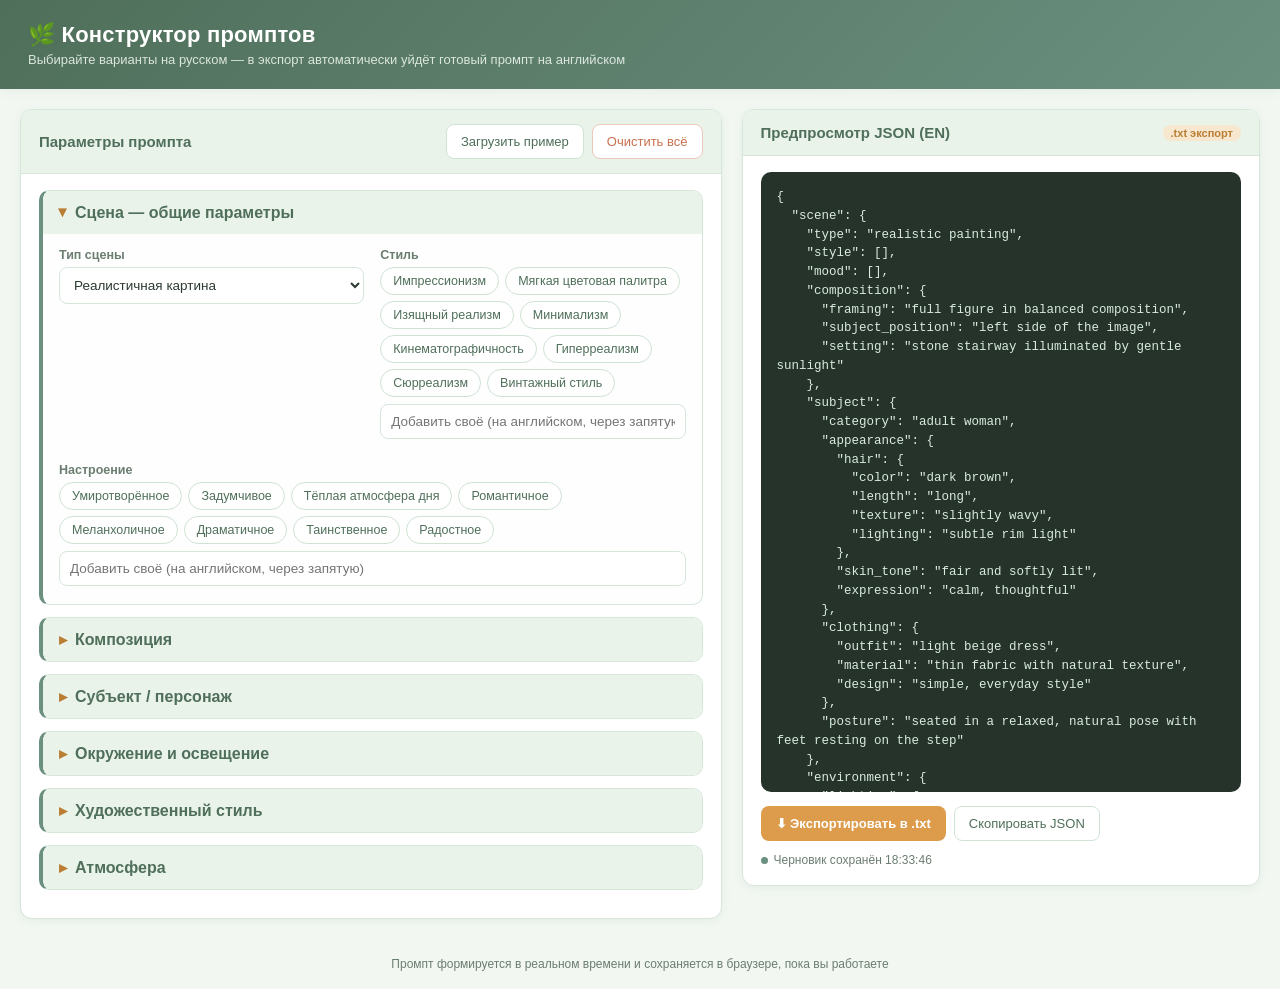
<file: index.html>
<!DOCTYPE html>
<html lang="ru">
<head>
<meta charset="UTF-8">
<meta name="viewport" content="width=device-width, initial-scale=1.0">
<title>Конструктор промптов</title>
<style>
  :root{
    --bg: #f2f7f2;
    --surface: #ffffff;
    --surface-soft: #eaf3ea;
    --border: #d6e6d9;
    --text: #2c3a30;
    --text-muted: #6b7d70;
    --primary: #6b9080;
    --primary-dark: #4f6f5a;
    --primary-light: #cfe3d4;
    --accent: #dd9c4c;
    --accent-dark: #b97e34;
    --accent-soft: #f7e7cf;
    --danger: #c9714f;
    --radius: 12px;
    --shadow: 0 2px 10px rgba(79, 111, 90, 0.08);
  }
  *{ box-sizing: border-box; }
  body{
    margin:0;
    font-family: "Segoe UI", "PT Sans", Arial, sans-serif;
    background: var(--bg);
    color: var(--text);
    min-height:100vh;
    padding: 0;
  }
  header{
    background: linear-gradient(135deg, var(--primary-dark), var(--primary));
    color:#fff;
    padding: 22px 28px;
    box-shadow: var(--shadow);
  }
  header h1{
    margin:0 0 4px 0;
    font-size: 22px;
    font-weight: 600;
    letter-spacing: 0.2px;
  }
  header p{
    margin:0;
    font-size: 13px;
    color: #eaf3ea;
    opacity: 0.9;
  }
  .layout{
    display:grid;
    grid-template-columns: 1.15fr 0.85fr;
    gap: 20px;
    padding: 20px;
    max-width: 1400px;
    margin: 0 auto;
    align-items: start;
  }
  @media (max-width: 900px){
    .layout{ grid-template-columns: 1fr; }
  }
  .panel{
    background: var(--surface);
    border-radius: var(--radius);
    box-shadow: var(--shadow);
    border: 1px solid var(--border);
    overflow: hidden;
  }
  .panel-header{
    padding: 14px 18px;
    background: var(--surface-soft);
    border-bottom: 1px solid var(--border);
    display:flex;
    justify-content: space-between;
    align-items:center;
    gap: 10px;
    flex-wrap: wrap;
  }
  .panel-header h2{
    margin:0;
    font-size: 15px;
    color: var(--primary-dark);
  }
  .panel-body{ padding: 16px 18px; }
  .toolbar{ display:flex; gap:8px; flex-wrap: wrap; }
  button{
    font-family: inherit;
    font-size: 13px;
    border-radius: 8px;
    border: 1px solid transparent;
    padding: 9px 14px;
    cursor: pointer;
    transition: filter 0.15s ease, transform 0.05s ease;
  }
  button:active{ transform: translateY(1px); }
  .btn-primary{
    background: var(--accent);
    color: #fff;
    font-weight: 600;
  }
  .btn-primary:hover{ filter: brightness(1.05); }
  .btn-secondary{
    background: var(--surface);
    color: var(--primary-dark);
    border: 1px solid var(--primary-light);
  }
  .btn-secondary:hover{ background: var(--surface-soft); }
  .btn-danger{
    background: var(--surface);
    color: var(--danger);
    border: 1px solid #ecc9b8;
  }
  .btn-danger:hover{ background: #fbf1ec; }

  details.section{
    border: 1px solid var(--border);
    border-left: 4px solid var(--primary);
    border-radius: 10px;
    margin-bottom: 12px;
    background: #fbfdfb;
    overflow: hidden;
  }
  details.section[open]{ background: #fdfefd; }
  details.section summary{
    cursor: pointer;
    list-style: none;
    padding: 12px 16px;
    font-weight: 600;
    color: var(--primary-dark);
    display:flex;
    align-items:center;
    gap: 8px;
    background: var(--surface-soft);
  }
  details.section summary::-webkit-details-marker{ display:none; }
  details.section summary::before{
    content: "▸";
    display:inline-block;
    transition: transform 0.15s ease;
    color: var(--accent-dark);
  }
  details.section[open] summary::before{ transform: rotate(90deg); }

  .section-body{ padding: 14px 16px 6px 16px; }
  .field-grid{
    display:grid;
    grid-template-columns: 1fr 1fr;
    gap: 12px 16px;
  }
  @media (max-width: 560px){
    .field-grid{ grid-template-columns: 1fr; }
  }
  .field{ display:flex; flex-direction: column; gap: 5px; margin-bottom: 12px; }
  .field.full{ grid-column: 1 / -1; }
  label{
    font-size: 12.5px;
    color: var(--text-muted);
    font-weight: 600;
  }
  label .hint{ font-weight: 400; color: #92a397; }
  input[type="text"], textarea, select{
    font-family: inherit;
    font-size: 13.5px;
    padding: 9px 10px;
    border-radius: 8px;
    border: 1px solid var(--border);
    background: #fff;
    color: var(--text);
    outline: none;
  }
  select{ cursor: pointer; }
  input[type="text"]:focus, textarea:focus, select:focus{
    border-color: var(--primary);
    box-shadow: 0 0 0 3px rgba(107, 144, 128, 0.15);
  }
  textarea{ resize: vertical; min-height: 40px; }
  .custom-input{ margin-top: 2px; }
  .en-tag{
    font-size: 11px;
    color: #92a397;
    font-weight: 400;
    font-style: italic;
  }

  .chips{
    display:flex;
    flex-wrap: wrap;
    gap: 6px;
  }
  .chip{
    font-family: inherit;
    font-size: 12.5px;
    padding: 6px 12px;
    border-radius: 20px;
    border: 1px solid var(--primary-light);
    background: #fff;
    color: var(--primary-dark);
    cursor: pointer;
    transition: all 0.12s ease;
  }
  .chip:hover{ background: var(--surface-soft); }
  .chip.selected{
    background: var(--primary);
    border-color: var(--primary);
    color: #fff;
    font-weight: 600;
  }

  pre#jsonPreview{
    background: #26332b;
    color: #d8ecdc;
    border-radius: 10px;
    padding: 16px;
    font-size: 12.5px;
    line-height: 1.5;
    max-height: 620px;
    overflow: auto;
    white-space: pre-wrap;
    word-break: break-word;
    margin: 0;
  }
  .status{
    font-size: 12px;
    color: var(--text-muted);
    display:flex;
    align-items:center;
    gap: 6px;
    min-height: 18px;
  }
  .status .dot{
    width:7px; height:7px; border-radius:50%;
    background: var(--primary);
  }
  .sticky-actions{
    position: sticky;
    top: 20px;
  }
  .badge{
    display:inline-block;
    background: var(--accent-soft);
    color: var(--accent-dark);
    font-size: 11px;
    padding: 2px 8px;
    border-radius: 20px;
    font-weight: 600;
  }
  footer{
    text-align:center;
    color: var(--text-muted);
    font-size: 12px;
    padding: 18px;
  }
</style>
</head>
<body>

<header>
  <h1>🌿 Конструктор промптов</h1>
  <p>Выбирайте варианты на русском — в экспорт автоматически уйдёт готовый промпт на английском</p>
</header>

<div class="layout">

  <!-- ЛЕВАЯ ПАНЕЛЬ: ФОРМА -->
  <div class="panel">
    <div class="panel-header">
      <h2>Параметры промпта</h2>
      <div class="toolbar">
        <button class="btn-secondary" id="loadExampleBtn" type="button">Загрузить пример</button>
        <button class="btn-danger" id="clearBtn" type="button">Очистить всё</button>
      </div>
    </div>
    <div class="panel-body" id="formRoot"></div>
  </div>

  <!-- ПРАВАЯ ПАНЕЛЬ: ПРЕВЬЮ И ЭКСПОРТ -->
  <div class="panel sticky-actions">
    <div class="panel-header">
      <h2>Предпросмотр JSON (EN)</h2>
      <span class="badge">.txt экспорт</span>
    </div>
    <div class="panel-body">
      <pre id="jsonPreview">{}</pre>
      <div style="height:14px"></div>
      <div class="toolbar" style="margin-bottom:10px;">
        <button class="btn-primary" id="exportBtn" type="button">⬇ Экспортировать в .txt</button>
        <button class="btn-secondary" id="copyBtn" type="button">Скопировать JSON</button>
      </div>
      <div class="status"><span class="dot"></span><span id="statusText">Черновик сохраняется автоматически</span></div>
    </div>
  </div>

</div>

<footer>Промпт формируется в реальном времени и сохраняется в браузере, пока вы работаете</footer>

<script>
  const STORAGE_KEY = "prompt_maker_draft_v2";
  const CUSTOM_VALUE = "__custom__";

  // ---------- Словари: [русский вариант, английское значение] ----------
  const OPT = {
    type: [
      ["Реалистичная картина", "realistic painting"],
      ["Фотореалистичное фото", "photorealistic photograph"],
      ["Цифровая иллюстрация", "digital illustration"],
      ["Концепт-арт", "concept art"],
      ["Акварельная живопись", "watercolor painting"],
      ["Аниме-иллюстрация", "anime illustration"],
      ["Чёрно-белая фотография", "black and white photograph"]
    ],
    style: [
      ["Импрессионизм", "impressionistic"],
      ["Мягкая цветовая палитра", "soft color palette"],
      ["Изящный реализм", "fine art realism"],
      ["Минимализм", "minimalist"],
      ["Кинематографичность", "cinematic"],
      ["Гиперреализм", "hyperrealistic"],
      ["Сюрреализм", "surrealistic"],
      ["Винтажный стиль", "vintage style"]
    ],
    mood: [
      ["Умиротворённое", "serene"],
      ["Задумчивое", "reflective"],
      ["Тёплая атмосфера дня", "warm afternoon atmosphere"],
      ["Романтичное", "romantic"],
      ["Меланхоличное", "melancholic"],
      ["Драматичное", "dramatic"],
      ["Таинственное", "mysterious"],
      ["Радостное", "joyful"]
    ],
    comp_framing: [
      ["Фигура целиком, сбалансированная композиция", "full figure in balanced composition"],
      ["Крупный портретный план", "close-up portrait"],
      ["Погрудный план", "medium shot, waist-up"],
      ["Широкий общий план", "wide establishing shot"],
      ["Вид с высоты птичьего полёта", "bird's-eye view"]
    ],
    comp_position: [
      ["Слева на изображении", "left side of the image"],
      ["Справа на изображении", "right side of the image"],
      ["По центру", "centered in the image"],
      ["На заднем плане", "in the background"]
    ],
    comp_setting: [
      ["Каменная лестница в мягком солнечном свете", "stone stairway illuminated by gentle sunlight"],
      ["Городская улица на закате", "city street at sunset"],
      ["Лесная тропа", "forest path"],
      ["Морской берег", "seaside shore"],
      ["Уютная комната у окна", "cozy room by the window"],
      ["Городская крыша ночью", "city rooftop at night"]
    ],
    subj_category: [
      ["Взрослая женщина", "adult woman"],
      ["Взрослый мужчина", "adult man"],
      ["Молодая девушка", "young girl"],
      ["Пожилой человек", "elderly person"],
      ["Ребёнок", "child"]
    ],
    subj_posture: [
      ["Сидит в расслабленной естественной позе", "seated in a relaxed, natural pose with feet resting on the step"],
      ["Стоит уверенно", "standing confidently"],
      ["Идёт неспешно", "walking leisurely"],
      ["Облокотившись на перила", "leaning against a railing"]
    ],
    hair_color: [
      ["Тёмно-каштановые", "dark brown"],
      ["Чёрные", "black"],
      ["Русые", "light brown"],
      ["Светлые (блонд)", "blonde"],
      ["Рыжие", "red/ginger"],
      ["Седые", "gray/silver"]
    ],
    hair_length: [
      ["Длинные", "long"],
      ["Средней длины", "medium length"],
      ["Короткие", "short"]
    ],
    hair_texture: [
      ["Слегка волнистые", "slightly wavy"],
      ["Прямые", "straight"],
      ["Кудрявые", "curly"],
      ["Волнистые", "wavy"]
    ],
    hair_lighting: [
      ["Мягкий контровый свет", "subtle rim light"],
      ["Яркий контровый свет", "strong rim light"],
      ["Рассеянный свет", "diffused light"]
    ],
    skin_tone: [
      ["Светлая, мягко освещённая", "fair and softly lit"],
      ["Смуглая", "tanned skin"],
      ["Оливковая", "olive skin tone"],
      ["Тёмная", "dark skin tone"]
    ],
    expression: [
      ["Спокойное, задумчивое", "calm, thoughtful"],
      ["Улыбающееся", "smiling"],
      ["Серьёзное", "serious"],
      ["Мечтательное", "dreamy"]
    ],
    outfit: [
      ["Лёгкое бежевое платье", "light beige dress"],
      ["Повседневная одежда", "casual everyday clothing"],
      ["Элегантный костюм", "elegant suit"],
      ["Летнее платье", "summer dress"]
    ],
    material: [
      ["Тонкая ткань с естественной текстурой", "thin fabric with natural texture"],
      ["Хлопок", "cotton fabric"],
      ["Шёлк", "silk fabric"],
      ["Лён", "linen fabric"]
    ],
    design: [
      ["Простой повседневный стиль", "simple, everyday style"],
      ["Элегантный стиль", "elegant style"],
      ["Богемный стиль", "bohemian style"]
    ],
    light_source: [
      ["Естественный солнечный свет", "natural sunlight"],
      ["Искусственное освещение", "artificial lighting"],
      ["Свет свечи", "candlelight"],
      ["Лунный свет", "moonlight"]
    ],
    light_temp: [
      ["Тёплый золотистый оттенок", "warm golden hue"],
      ["Холодный синеватый оттенок", "cool bluish hue"],
      ["Нейтральный дневной свет", "neutral daylight"]
    ],
    time_of_day: [
      ["Позднее послеобеденное время", "late afternoon"],
      ["Рассвет", "sunrise"],
      ["Полдень", "midday"],
      ["Закат", "sunset"],
      ["Ночь", "night"]
    ],
    light_details: [
      ["Мягкий контровый свет", "soft rim lighting"],
      ["Плавные градиенты тени", "gentle gradients of shadow"],
      ["Световые блики", "light flares"],
      ["Лёгкая дымка", "soft haze"]
    ],
    bg_structure: [
      ["Текстурные каменные ступени", "textured stone steps"],
      ["Кирпичная стена", "brick wall"],
      ["Деревянный забор", "wooden fence"],
      ["Городской пейзаж", "urban cityscape"]
    ],
    bg_depth: [
      ["Плавное растворение в свете фона", "gradual fade into background light"],
      ["Сильное размытие фона (боке)", "strong background blur (bokeh)"],
      ["Чёткий, детализированный фон", "sharply defined background"]
    ],
    bg_tones: [
      ["Бежевый", "beige"],
      ["Тёплый серый", "warm gray"],
      ["Мягкий песочный", "soft tan"],
      ["Тёмно-зелёный", "deep green"],
      ["Пастельно-голубой", "pastel blue"]
    ],
    brushwork: [
      ["Импрессионистичные, мягкие переходы", "impressionistic, soft transitions"],
      ["Чёткие, детализированные мазки", "sharp detailed brushstrokes"],
      ["Экспрессивные широкие мазки", "expressive broad strokes"]
    ],
    medium: [
      ["Масло на холсте", "oil on canvas"],
      ["Акварель на бумаге", "watercolor on paper"],
      ["Цифровая живопись", "digital painting"],
      ["Пастель на бумаге", "pastel on paper"]
    ],
    focus: [
      ["Взаимодействие света и атмосферы", "interaction of light and atmosphere"],
      ["Эмоциональное выражение персонажа", "emotional expression of the subject"],
      ["Детали текстуры", "texture details"]
    ],
    palette: [
      ["Приглушённое золото", "muted gold"],
      ["Тёплые земляные тона", "warm earth tones"],
      ["Мягкие бежевые блики", "soft beige highlights"],
      ["Холодные синие тона", "cool blue tones"],
      ["Насыщенные красные акценты", "rich red accents"]
    ],
    atm_tone: [
      ["Спокойное наблюдение", "peaceful observation"],
      ["Напряжённое ожидание", "tense anticipation"],
      ["Ностальгическое настроение", "nostalgic feeling"]
    ],
    atm_intent: [
      ["Запечатлеть момент", "capture"],
      ["Рассказать историю", "narrate a story"],
      ["Вызвать эмоцию", "evoke emotion"]
    ]
  };

  // ---------- Конфигурация секций и полей ----------
  const SECTIONS = [
    { title: "Сцена — общие параметры", open: true, fields: [
      { id: "type", label: "Тип сцены", kind: "select" },
      { id: "style", label: "Стиль", kind: "chips" },
      { id: "mood", label: "Настроение", kind: "chips", full: true }
    ]},
    { title: "Композиция", fields: [
      { id: "comp_framing", label: "Кадрирование" },
      { id: "comp_position", label: "Положение объекта" },
      { id: "comp_setting", label: "Место действия", kind: "select", full: true }
    ]},
    { title: "Субъект / персонаж", fields: [
      { id: "subj_category", label: "Категория" },
      { id: "subj_posture", label: "Поза" },
      { id: "hair_color", label: "Волосы — цвет" },
      { id: "hair_length", label: "Волосы — длина" },
      { id: "hair_texture", label: "Волосы — текстура" },
      { id: "hair_lighting", label: "Волосы — освещение" },
      { id: "skin_tone", label: "Тон кожи" },
      { id: "expression", label: "Выражение лица" },
      { id: "outfit", label: "Одежда — образ" },
      { id: "material", label: "Одежда — материал" },
      { id: "design", label: "Одежда — дизайн", full: true }
    ]},
    { title: "Окружение и освещение", fields: [
      { id: "light_source", label: "Источник света" },
      { id: "light_temp", label: "Цветовая температура" },
      { id: "time_of_day", label: "Время суток" },
      { id: "light_details", label: "Детали света", kind: "chips" },
      { id: "bg_structure", label: "Фон — структура" },
      { id: "bg_depth", label: "Фон — глубина" },
      { id: "bg_tones", label: "Фон — оттенки", kind: "chips", full: true }
    ]},
    { title: "Художественный стиль", fields: [
      { id: "brushwork", label: "Техника мазка" },
      { id: "medium", label: "Материал (medium)" },
      { id: "focus", label: "Фокус" },
      { id: "palette", label: "Палитра", kind: "chips" }
    ]},
    { title: "Атмосфера", fields: [
      { id: "atm_tone", label: "Тональность" },
      { id: "atm_intent", label: "Замысел" }
    ]}
  ];

  const selectFieldIds = [];
  const chipFieldIds = [];

  function el(tag, props, children){
    const node = document.createElement(tag);
    if(props){
      Object.keys(props).forEach(k => {
        if(k === "class") node.className = props[k];
        else if(k === "text") node.textContent = props[k];
        else node.setAttribute(k, props[k]);
      });
    }
    (children || []).forEach(c => node.appendChild(c));
    return node;
  }

  function buildSelectField(field){
    const options = OPT[field.id];
    selectFieldIds.push(field.id);

    const select = el("select", { id: field.id });
    options.forEach(([ru, en]) => {
      select.appendChild(el("option", { value: en, text: ru }));
    });
    select.appendChild(el("option", { value: CUSTOM_VALUE, text: "Другое (свой вариант)" }));

    const customInput = el("input", {
      type: "text", id: field.id + "_custom", class: "custom-input",
      placeholder: "Введите значение на английском", style: "display:none"
    });

    select.addEventListener("change", () => {
      customInput.style.display = select.value === CUSTOM_VALUE ? "block" : "none";
      updatePreview();
    });
    customInput.addEventListener("input", updatePreview);

    const wrap = el("div", { class: "field" + (field.full ? " full" : "") }, [
      el("label", { text: field.label }),
      select,
      customInput
    ]);
    return wrap;
  }

  function buildChipsField(field){
    const options = OPT[field.id];
    chipFieldIds.push(field.id);

    const chipsBox = el("div", { class: "chips", id: field.id + "_chips" });
    options.forEach(([ru, en]) => {
      const chip = el("button", { type: "button", class: "chip", "data-en": en, text: ru });
      chip.addEventListener("click", () => {
        chip.classList.toggle("selected");
        updatePreview();
      });
      chipsBox.appendChild(chip);
    });

    const customInput = el("input", {
      type: "text", id: field.id + "_custom", class: "custom-input",
      placeholder: "Добавить своё (на английском, через запятую)"
    });
    customInput.addEventListener("input", updatePreview);

    const wrap = el("div", { class: "field" + (field.full ? " full" : "") }, [
      el("label", { text: field.label }),
      chipsBox,
      customInput
    ]);
    return wrap;
  }

  function renderForm(){
    const root = document.getElementById("formRoot");
    SECTIONS.forEach(section => {
      const grid = el("div", { class: "field-grid" });
      section.fields.forEach(field => {
        const kind = field.kind || "select";
        grid.appendChild(kind === "chips" ? buildChipsField(field) : buildSelectField(field));
      });
      const details = el("details", { class: "section" }, [
        el("summary", { text: section.title }),
        el("div", { class: "section-body" }, [grid])
      ]);
      if(section.open) details.setAttribute("open", "");
      root.appendChild(details);
    });
  }

  // ---------- Чтение значений ----------
  function getSelectValue(id){
    const select = document.getElementById(id);
    if(select.value === CUSTOM_VALUE){
      return document.getElementById(id + "_custom").value.trim();
    }
    return select.value;
  }

  function getChipsValue(id){
    const chips = document.querySelectorAll("#" + id + "_chips .chip.selected");
    const values = Array.from(chips).map(c => c.getAttribute("data-en"));
    const customRaw = document.getElementById(id + "_custom").value.trim();
    if(customRaw){
      customRaw.split(",").map(s => s.trim()).filter(Boolean).forEach(v => values.push(v));
    }
    return values;
  }

  function buildPrompt(){
    const scene = {
      type: getSelectValue("type"),
      style: getChipsValue("style"),
      mood: getChipsValue("mood"),
      composition: {
        framing: getSelectValue("comp_framing"),
        subject_position: getSelectValue("comp_position"),
        setting: getSelectValue("comp_setting")
      },
      subject: {
        category: getSelectValue("subj_category"),
        appearance: {
          hair: {
            color: getSelectValue("hair_color"),
            length: getSelectValue("hair_length"),
            texture: getSelectValue("hair_texture"),
            lighting: getSelectValue("hair_lighting")
          },
          skin_tone: getSelectValue("skin_tone"),
          expression: getSelectValue("expression")
        },
        clothing: {
          outfit: getSelectValue("outfit"),
          material: getSelectValue("material"),
          design: getSelectValue("design")
        },
        posture: getSelectValue("subj_posture")
      },
      environment: {
        lighting: {
          source: getSelectValue("light_source"),
          color_temperature: getSelectValue("light_temp"),
          time_of_day: getSelectValue("time_of_day"),
          details: getChipsValue("light_details")
        },
        background: {
          structure: getSelectValue("bg_structure"),
          tones: getChipsValue("bg_tones"),
          depth: getSelectValue("bg_depth")
        }
      },
      artistry: {
        brushwork: getSelectValue("brushwork"),
        medium: getSelectValue("medium"),
        focus: getSelectValue("focus"),
        palette: getChipsValue("palette")
      },
      atmosphere: {
        tone: getSelectValue("atm_tone"),
        intent: getSelectValue("atm_intent")
      }
    };
    return { scene };
  }

  function updatePreview(){
    const data = buildPrompt();
    document.getElementById("jsonPreview").textContent = JSON.stringify(data, null, 2);
    saveDraft();
  }

  // ---------- Установка значений (для примера/черновика) ----------
  function setSelectByEnValue(id, enValue){
    const select = document.getElementById(id);
    const custom = document.getElementById(id + "_custom");
    const match = Array.from(select.options).find(o => o.value === enValue);
    if(match){
      select.value = enValue;
      custom.style.display = "none";
      custom.value = "";
    } else {
      select.value = CUSTOM_VALUE;
      custom.style.display = "block";
      custom.value = enValue || "";
    }
  }

  function setChipsByEnValues(id, enValues){
    const chips = document.querySelectorAll("#" + id + "_chips .chip");
    const known = new Set(Array.from(chips).map(c => c.getAttribute("data-en")));
    const leftover = [];
    chips.forEach(c => c.classList.remove("selected"));
    (enValues || []).forEach(v => {
      if(known.has(v)){
        Array.from(chips).find(c => c.getAttribute("data-en") === v).classList.add("selected");
      } else if(v){
        leftover.push(v);
      }
    });
    document.getElementById(id + "_custom").value = leftover.join(", ");
  }

  // ---------- Черновик в localStorage ----------
  function saveDraft(){
    const draft = { selects: {}, chips: {} };
    selectFieldIds.forEach(id => {
      draft.selects[id] = {
        value: document.getElementById(id).value,
        custom: document.getElementById(id + "_custom").value
      };
    });
    chipFieldIds.forEach(id => {
      const selected = Array.from(document.querySelectorAll("#" + id + "_chips .chip.selected"))
        .map(c => c.getAttribute("data-en"));
      draft.chips[id] = {
        selected: selected,
        custom: document.getElementById(id + "_custom").value
      };
    });
    try{
      localStorage.setItem(STORAGE_KEY, JSON.stringify(draft));
      document.getElementById("statusText").textContent = "Черновик сохранён " + new Date().toLocaleTimeString("ru-RU");
    }catch(e){
      document.getElementById("statusText").textContent = "Не удалось сохранить черновик";
    }
  }

  function loadDraft(){
    try{
      const raw = localStorage.getItem(STORAGE_KEY);
      if(!raw) return;
      const draft = JSON.parse(raw);
      selectFieldIds.forEach(id => {
        const saved = draft.selects && draft.selects[id];
        if(!saved) return;
        const select = document.getElementById(id);
        const custom = document.getElementById(id + "_custom");
        select.value = saved.value || "";
        custom.value = saved.custom || "";
        custom.style.display = select.value === CUSTOM_VALUE ? "block" : "none";
      });
      chipFieldIds.forEach(id => {
        const saved = draft.chips && draft.chips[id];
        if(!saved) return;
        document.querySelectorAll("#" + id + "_chips .chip").forEach(c => {
          c.classList.toggle("selected", saved.selected.includes(c.getAttribute("data-en")));
        });
        document.getElementById(id + "_custom").value = saved.custom || "";
      });
    }catch(e){ /* игнорируем повреждённый черновик */ }
  }

  // ---------- Пример из исходного файла ----------
  const exampleSelects = {
    type: "realistic painting",
    comp_framing: "full figure in balanced composition",
    comp_position: "left side of the image",
    comp_setting: "stone stairway illuminated by gentle sunlight",
    subj_category: "adult woman",
    subj_posture: "seated in a relaxed, natural pose with feet resting on the step",
    hair_color: "dark brown",
    hair_length: "long",
    hair_texture: "slightly wavy",
    hair_lighting: "subtle rim light",
    skin_tone: "fair and softly lit",
    expression: "calm, thoughtful",
    outfit: "light beige dress",
    material: "thin fabric with natural texture",
    design: "simple, everyday style",
    light_source: "natural sunlight",
    light_temp: "warm golden hue",
    time_of_day: "late afternoon",
    bg_structure: "textured stone steps",
    bg_depth: "gradual fade into background light",
    brushwork: "impressionistic, soft transitions",
    medium: "oil on canvas",
    focus: "interaction of light and atmosphere",
    atm_tone: "peaceful observation",
    atm_intent: "capture"
  };

  const exampleChips = {
    style: ["impressionistic", "soft color palette", "fine art realism"],
    mood: ["serene", "reflective", "warm afternoon atmosphere"],
    light_details: ["soft rim lighting", "gentle gradients of shadow"],
    bg_tones: ["beige", "warm gray", "soft tan"],
    palette: ["muted gold", "warm earth tones", "soft beige highlights"]
  };

  function loadExample(){
    selectFieldIds.forEach(id => setSelectByEnValue(id, exampleSelects[id] || ""));
    chipFieldIds.forEach(id => setChipsByEnValues(id, exampleChips[id] || []));
    updatePreview();
  }

  function clearAll(){
    selectFieldIds.forEach(id => {
      document.getElementById(id).value = OPT[id][0][1];
      const custom = document.getElementById(id + "_custom");
      custom.value = "";
      custom.style.display = "none";
    });
    chipFieldIds.forEach(id => {
      document.querySelectorAll("#" + id + "_chips .chip").forEach(c => c.classList.remove("selected"));
      document.getElementById(id + "_custom").value = "";
    });
    localStorage.removeItem(STORAGE_KEY);
    updatePreview();
  }

  // ---------- Инициализация ----------
  renderForm();

  document.getElementById("loadExampleBtn").addEventListener("click", loadExample);

  document.getElementById("clearBtn").addEventListener("click", () => {
    if(!confirm("Очистить все поля формы?")) return;
    clearAll();
  });

  document.getElementById("exportBtn").addEventListener("click", () => {
    const data = buildPrompt();
    const text = JSON.stringify(data, null, 2);
    const blob = new Blob([text], { type: "text/plain;charset=utf-8" });
    const url = URL.createObjectURL(blob);
    const a = document.createElement("a");
    a.href = url;
    a.download = "prompt.txt";
    document.body.appendChild(a);
    a.click();
    document.body.removeChild(a);
    URL.revokeObjectURL(url);
  });

  document.getElementById("copyBtn").addEventListener("click", async () => {
    const data = buildPrompt();
    const text = JSON.stringify(data, null, 2);
    try{
      await navigator.clipboard.writeText(text);
      document.getElementById("statusText").textContent = "JSON скопирован в буфер обмена";
    }catch(e){
      document.getElementById("statusText").textContent = "Не удалось скопировать — скопируйте вручную";
    }
  });

  loadDraft();
  updatePreview();
</script>

</body>
</html>
</file>
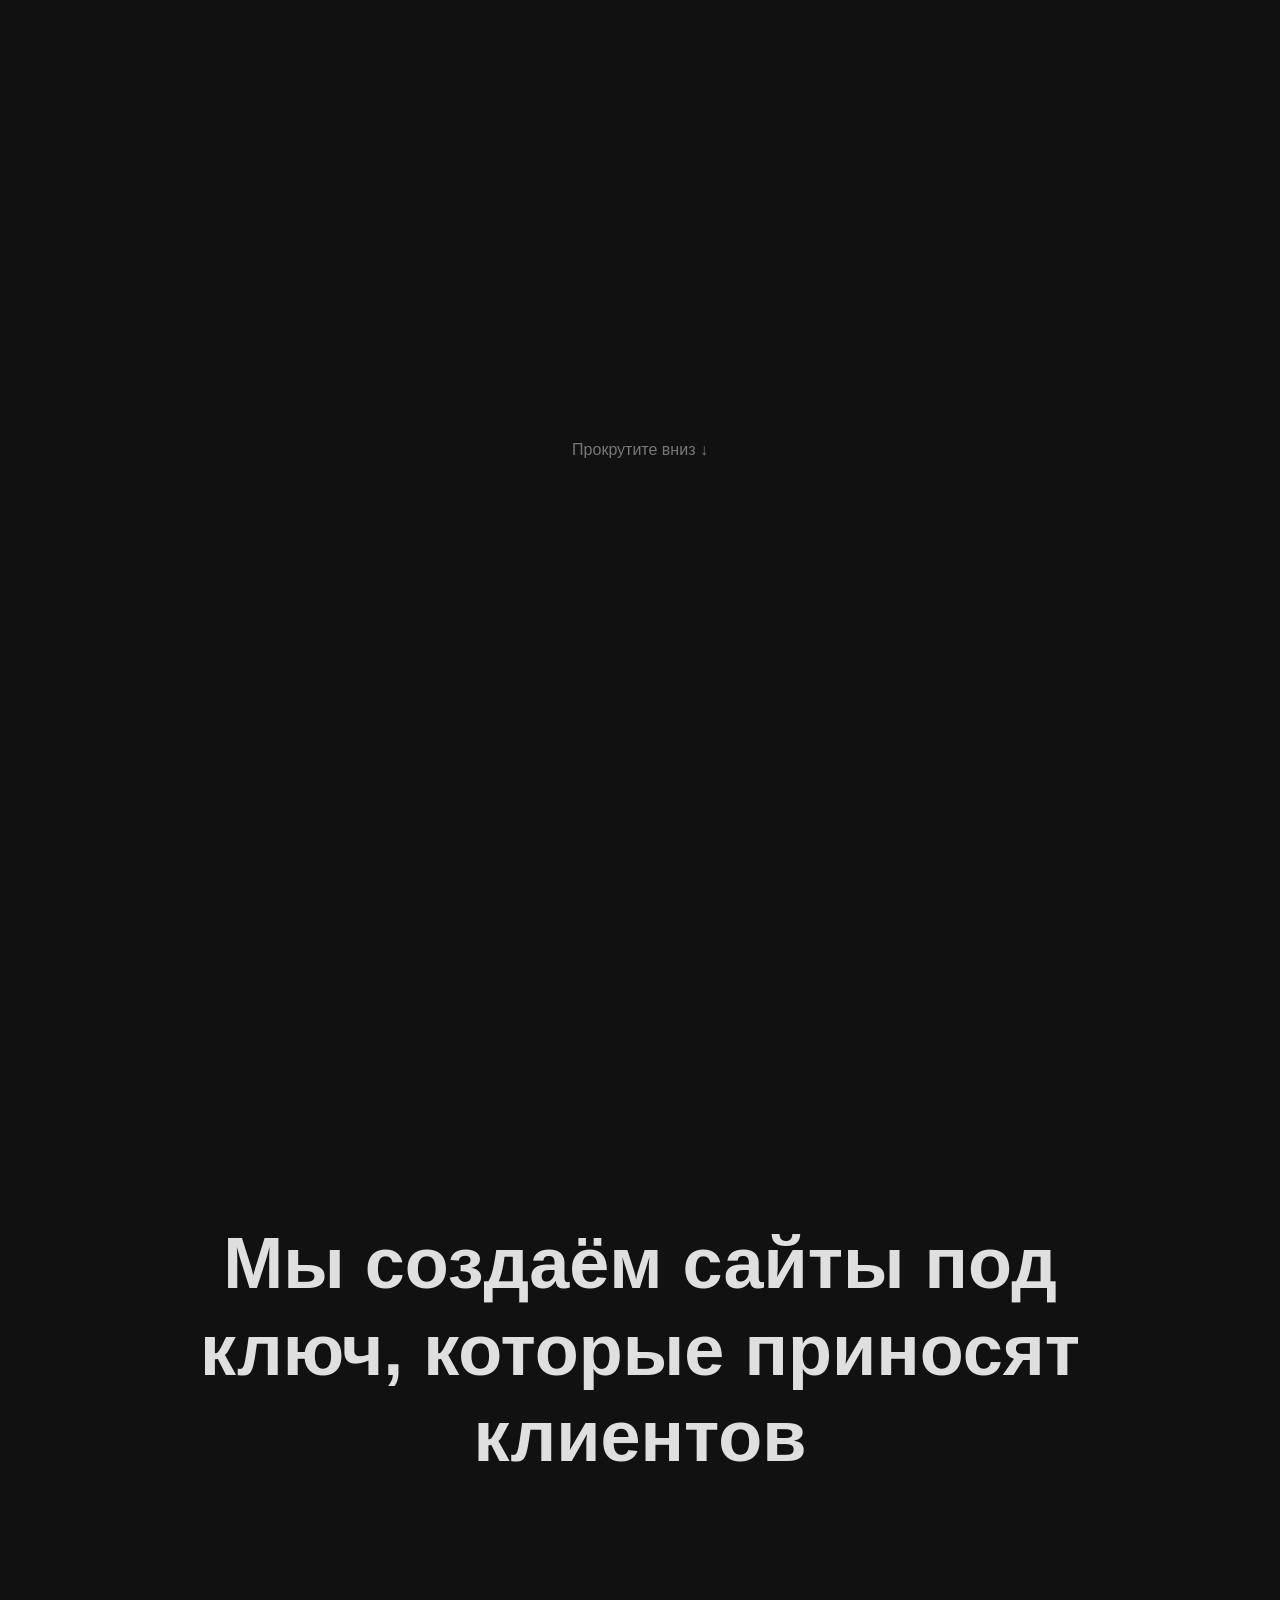
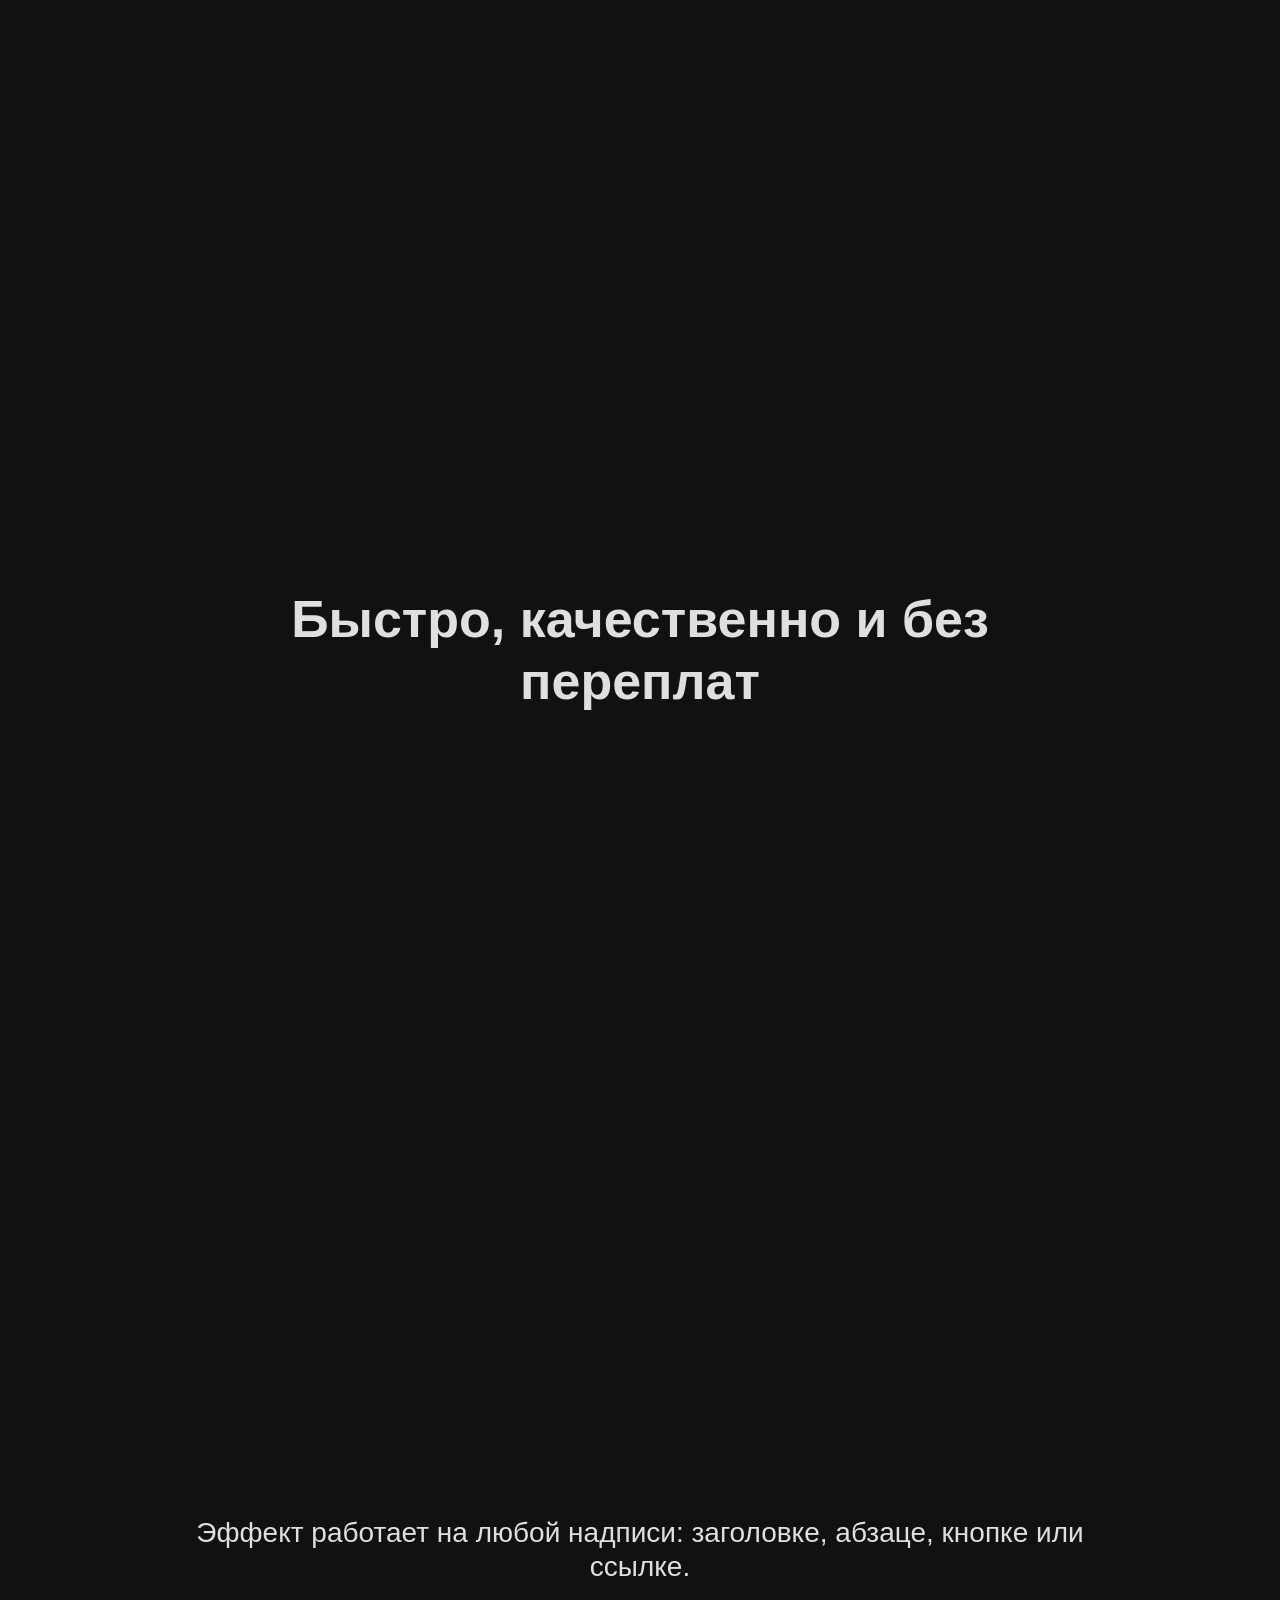
<file: letter-highlight/index.html>
<!DOCTYPE html>
<html lang="ru">
<head>
  <meta charset="UTF-8">
  <meta name="viewport" content="width=device-width, initial-scale=1.0">
  <title>Подсветка текста по буквам</title>
  <link rel="stylesheet" href="style.css">
</head>
<body>

  <!--
    КАК ПОЛЬЗОВАТЬСЯ:
    1. Добавьте класс js-letters любому элементу с текстом (h1, h2, p, a, div, span...).
    2. Слово или фразу, которые должны стать красными, оберните в <span class="accent">...</span>.
    3. Скорость можно задать отдельно для элемента атрибутом data-letter-delay="80" (мс между буквами).
       Если атрибута нет — берётся общая скорость из script.js (LETTER_DELAY).
  -->

  <section class="spacer">
    <p>Прокрутите вниз ↓</p>
  </section>

  <!-- Пример 1: заголовок, красное — целая фраза -->
  <section class="block">
    <h1 class="js-letters">
      Мы создаём сайты <span class="accent">под ключ</span>, которые приносят клиентов
    </h1>
  </section>

  <!-- Пример 2: несколько выделенных слов и своя скорость для этого элемента -->
  <section class="block">
    <h2 class="js-letters" data-letter-delay="30">
      <span class="accent">Быстро</span>, качественно и <span class="accent">без переплат</span>
    </h2>
  </section>

  <!-- Пример 3: обычный абзац без красных слов -->
  <section class="block">
    <p class="js-letters text">
      Эффект работает на любой надписи: заголовке, абзаце, кнопке или ссылке.
    </p>
  </section>

  <section class="spacer"></section>

  <script src="script.js"></script>
</body>
</html>
</file>
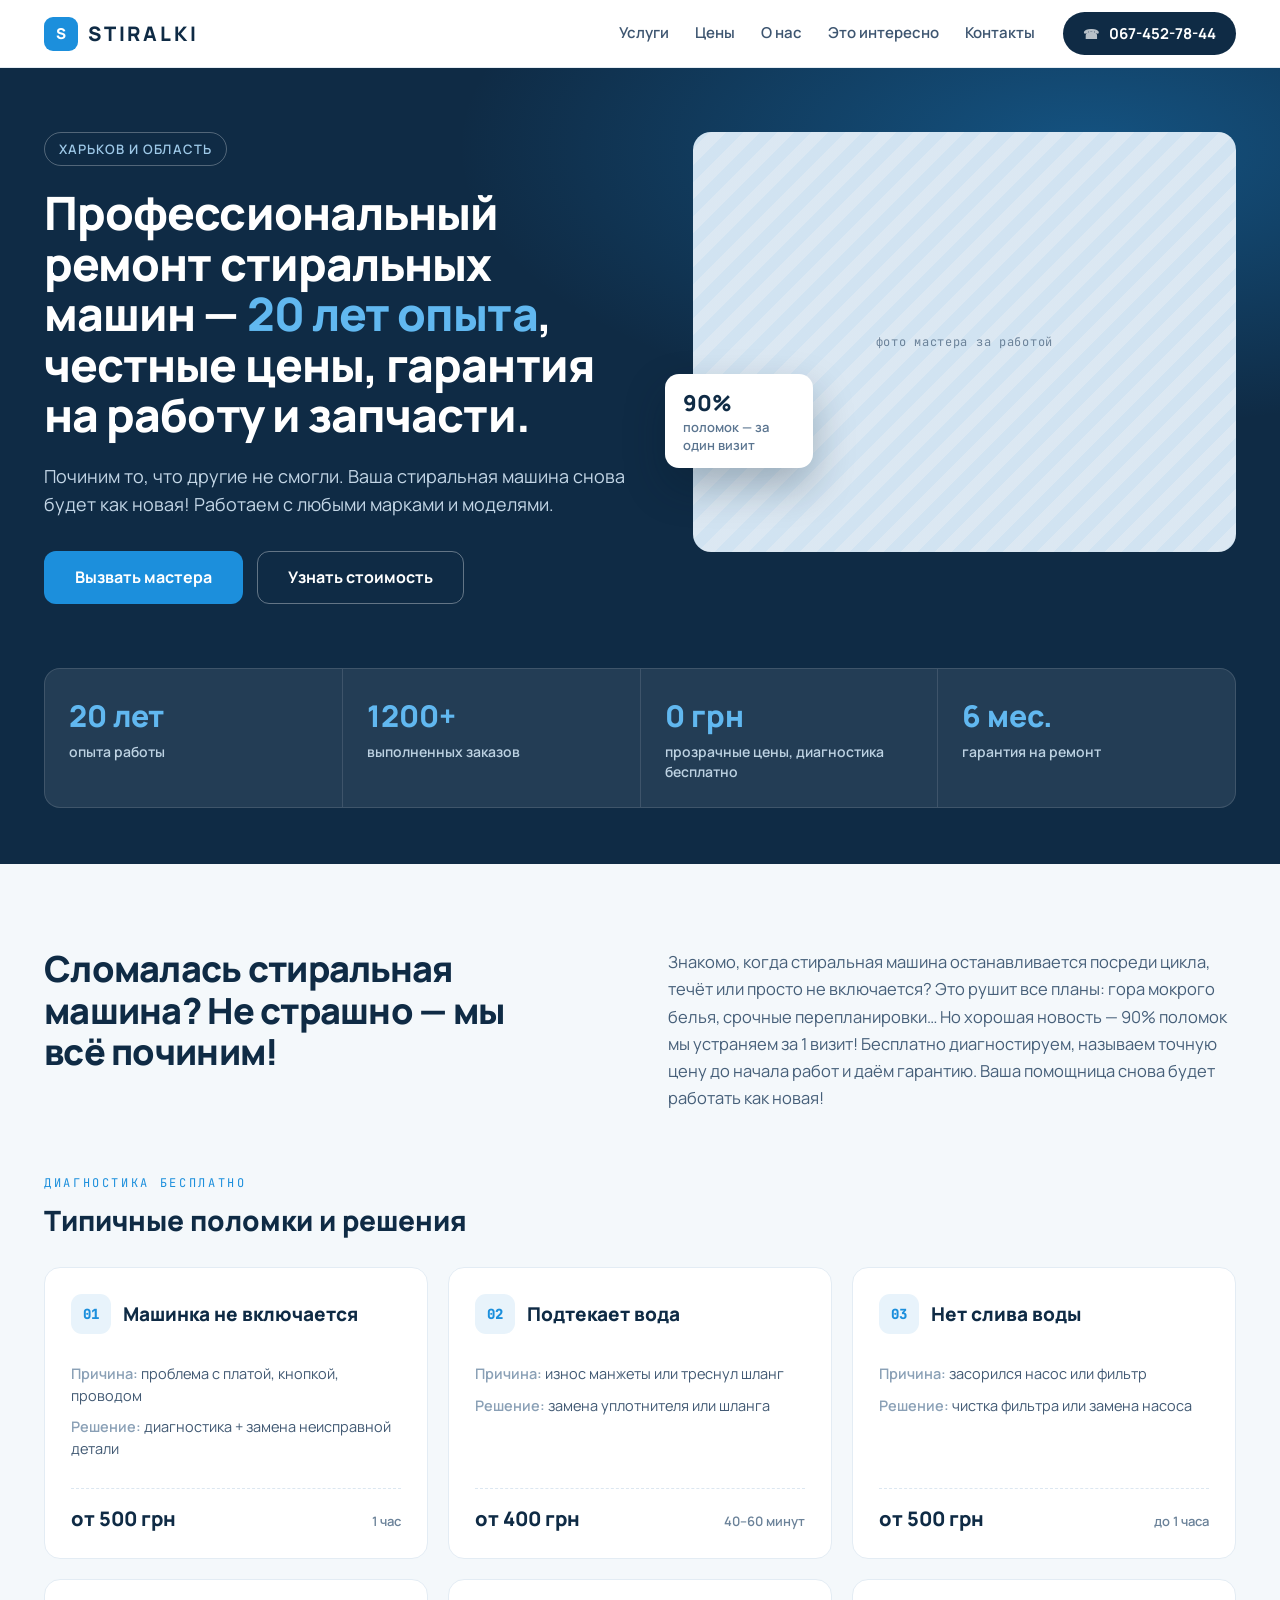
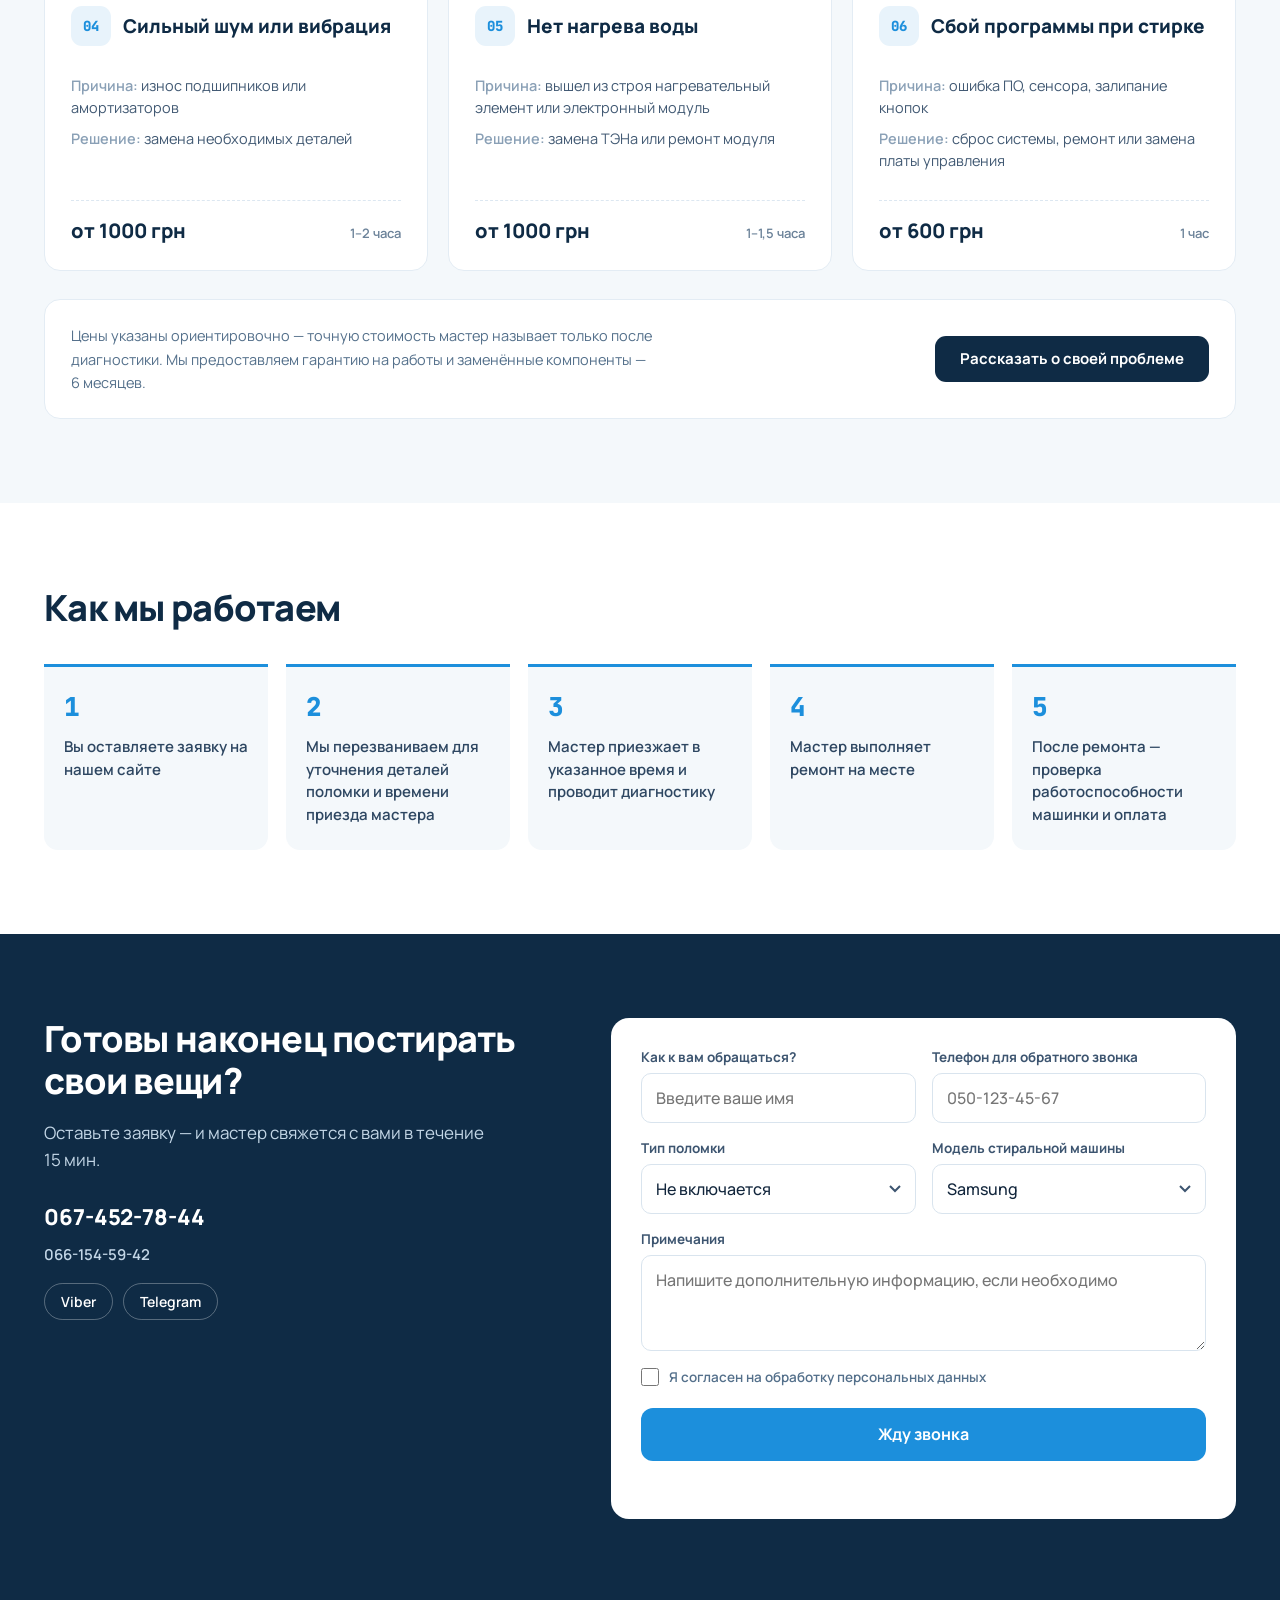
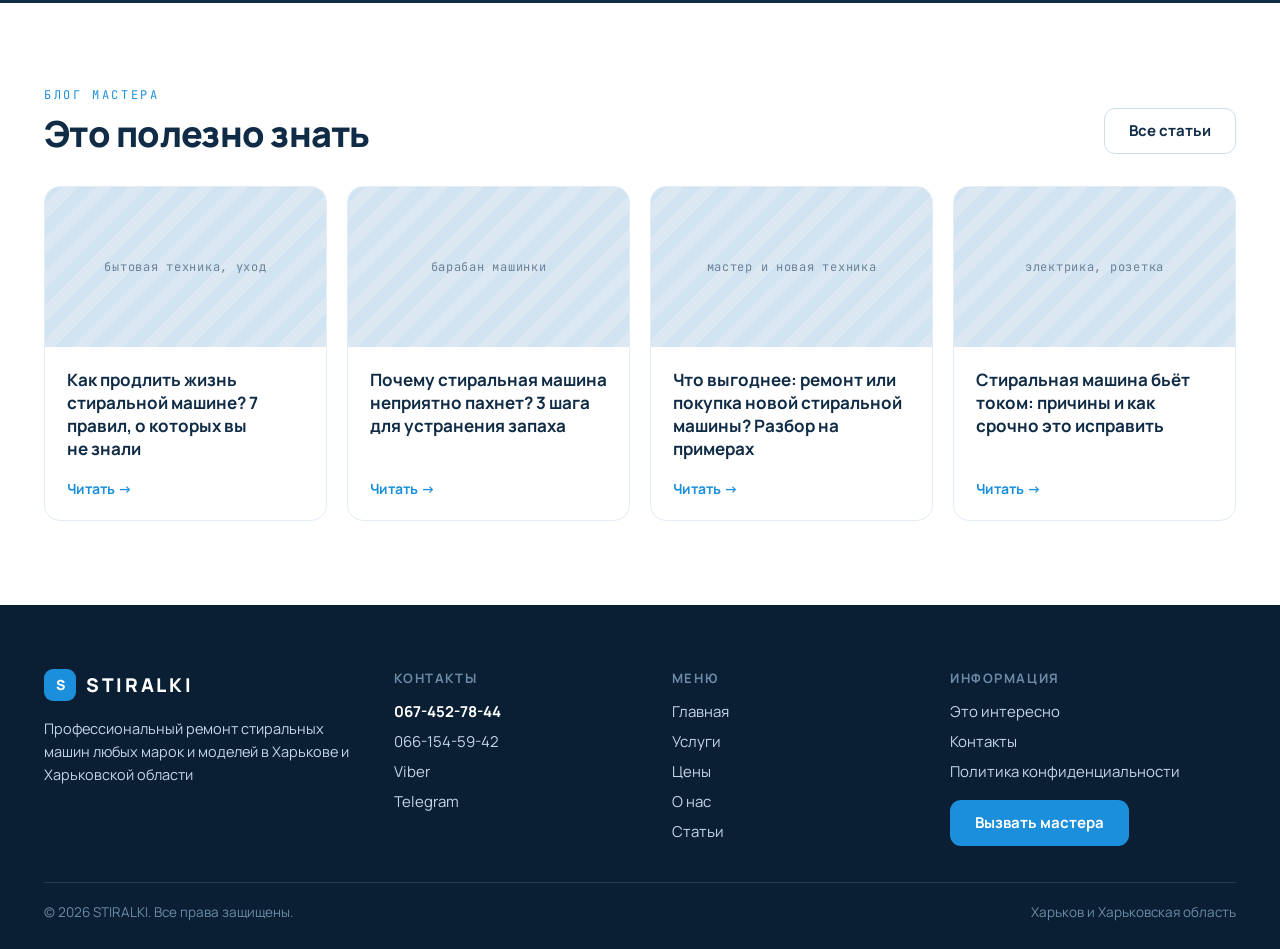
<file: stiralki/index.html>
<!DOCTYPE html>
<html lang="ru">
<head>
  <meta charset="utf-8">
  <meta name="viewport" content="width=device-width, initial-scale=1">
  <title>STIRALKI — ремонт стиральных машин в Харькове</title>
  <meta name="description" content="Профессиональный ремонт стиральных машин в Харькове и области: 20 лет опыта, честные цены, гарантия 6 месяцев.">
  <meta name="theme-color" content="#0F2B45">
  <link rel="preconnect" href="https://fonts.googleapis.com">
  <link rel="preconnect" href="https://fonts.gstatic.com" crossorigin>
  <link href="https://fonts.googleapis.com/css2?family=Manrope:wght@400;500;600;700;800&family=JetBrains+Mono:wght@400;800&display=swap" rel="stylesheet">
  <link rel="stylesheet" href="css/style.css">
  <script src="js/main.js" defer></script>
</head>
<body>

  <header class="header">
    <div class="container header__inner">
      <a href="index.html" class="logo" aria-label="STIRALKI — на главную">
        <span class="logo__mark">S</span>
        <span class="logo__text">STIRALKI</span>
      </a>
      <nav class="nav" id="site-nav" aria-label="Главное меню">
        <a href="index.html#services">Услуги</a>
        <a href="prices.html">Цены</a>
        <a href="about.html">О нас</a>
        <a href="blog.html">Это интересно</a>
        <a href="contacts.html">Контакты</a>
        <a href="contacts.html#form" class="btn btn--primary nav__cta">Вызвать мастера</a>
      </nav>
      <a href="tel:+380674527844" class="header__phone"><span class="header__phone-icon" aria-hidden="true">☎</span>067-452-78-44</a>
      <button class="burger" type="button" aria-controls="site-nav" aria-expanded="false" aria-label="Открыть меню"><span></span></button>
    </div>
  </header>

  <main>

    <section class="hero">
      <div class="container hero__grid">
        <div class="hero__content">
          <div class="badge">Харьков и область</div>
          <h1 class="h1">Профессиональный ремонт стиральных машин — <span class="accent">20 лет опыта</span>, честные цены, гарантия на работу и запчасти.</h1>
          <p class="hero__text">Починим то, что другие не смогли. Ваша стиральная машина снова будет как новая! Работаем с любыми марками и моделями.</p>
          <div class="btn-row">
            <a href="#form" class="btn btn--primary">Вызвать мастера</a>
            <a href="#prices" class="btn btn--ghost">Узнать стоимость</a>
          </div>
        </div>
        <div class="hero__media">
          <div class="ph ph--rounded">фото мастера за работой</div>
          <div class="float-card"><b>90%</b><span>поломок — за один визит</span></div>
        </div>
      </div>
      <div class="container stats-wrap">
        <div class="stats">
          <div class="stat"><div class="stat__k">20 лет</div><div class="stat__v">опыта работы</div></div>
          <div class="stat"><div class="stat__k">1200+</div><div class="stat__v">выполненных заказов</div></div>
          <div class="stat"><div class="stat__k">0 грн</div><div class="stat__v">прозрачные цены, диагностика бесплатно</div></div>
          <div class="stat"><div class="stat__k">6 мес.</div><div class="stat__v">гарантия на ремонт</div></div>
        </div>
      </div>
    </section>

    <section class="section section--soft" id="services">
      <div class="container">
        <div class="two-col reveal">
          <h2 class="h2">Сломалась стиральная машина? Не страшно — мы всё починим!</h2>
          <p class="body-text">Знакомо, когда стиральная машина останавливается посреди цикла, течёт или просто не включается? Это рушит все планы: гора мокрого белья, срочные перепланировки… Но хорошая новость — 90% поломок мы устраняем за 1 визит! Бесплатно диагностируем, называем точную цену до начала работ и даём гарантию. Ваша помощница снова будет работать как новая!</p>
        </div>

        <div class="block" id="prices">
          <div class="eyebrow">Диагностика бесплатно</div>
          <h3 class="h3">Типичные поломки и решения</h3>
          <div class="grid grid--cards">
            <article class="card card--hover reveal">
              <div class="card__head"><div class="num-badge">01</div><h4 class="card__title">Машинка не включается</h4></div>
              <dl class="card__rows">
                <div><dt>Причина: </dt><dd>проблема с платой, кнопкой, проводом</dd></div>
                <div><dt>Решение: </dt><dd>диагностика + замена неисправной детали</dd></div>
              </dl>
              <div class="card__foot"><div class="price">от 500 грн</div><div class="time">1 час</div></div>
            </article>
            <article class="card card--hover reveal">
              <div class="card__head"><div class="num-badge">02</div><h4 class="card__title">Подтекает вода</h4></div>
              <dl class="card__rows">
                <div><dt>Причина: </dt><dd>износ манжеты или треснул шланг</dd></div>
                <div><dt>Решение: </dt><dd>замена уплотнителя или шланга</dd></div>
              </dl>
              <div class="card__foot"><div class="price">от 400 грн</div><div class="time">40–60 минут</div></div>
            </article>
            <article class="card card--hover reveal">
              <div class="card__head"><div class="num-badge">03</div><h4 class="card__title">Нет слива воды</h4></div>
              <dl class="card__rows">
                <div><dt>Причина: </dt><dd>засорился насос или фильтр</dd></div>
                <div><dt>Решение: </dt><dd>чистка фильтра или замена насоса</dd></div>
              </dl>
              <div class="card__foot"><div class="price">от 500 грн</div><div class="time">до 1 часа</div></div>
            </article>
            <article class="card card--hover reveal">
              <div class="card__head"><div class="num-badge">04</div><h4 class="card__title">Сильный шум или вибрация</h4></div>
              <dl class="card__rows">
                <div><dt>Причина: </dt><dd>износ подшипников или амортизаторов</dd></div>
                <div><dt>Решение: </dt><dd>замена необходимых деталей</dd></div>
              </dl>
              <div class="card__foot"><div class="price">от 1000 грн</div><div class="time">1–2 часа</div></div>
            </article>
            <article class="card card--hover reveal">
              <div class="card__head"><div class="num-badge">05</div><h4 class="card__title">Нет нагрева воды</h4></div>
              <dl class="card__rows">
                <div><dt>Причина: </dt><dd>вышел из строя нагревательный элемент или электронный модуль</dd></div>
                <div><dt>Решение: </dt><dd>замена ТЭНа или ремонт модуля</dd></div>
              </dl>
              <div class="card__foot"><div class="price">от 1000 грн</div><div class="time">1–1,5 часа</div></div>
            </article>
            <article class="card card--hover reveal">
              <div class="card__head"><div class="num-badge">06</div><h4 class="card__title">Сбой программы при стирке</h4></div>
              <dl class="card__rows">
                <div><dt>Причина: </dt><dd>ошибка ПО, сенсора, залипание кнопок</dd></div>
                <div><dt>Решение: </dt><dd>сброс системы, ремонт или замена платы управления</dd></div>
              </dl>
              <div class="card__foot"><div class="price">от 600 грн</div><div class="time">1 час</div></div>
            </article>
          </div>
          <div class="note-bar">
            <p>Цены указаны ориентировочно — точную стоимость мастер называет только после диагностики. Мы предоставляем гарантию на работы и заменённые компоненты — 6 месяцев.</p>
            <a href="#form" class="btn btn--dark btn--sm">Рассказать о своей проблеме</a>
          </div>
        </div>
      </div>
    </section>

    <section class="section" id="how">
      <div class="container">
        <h2 class="h2">Как мы работаем</h2>
        <ol class="grid grid--5 steps" style="list-style:none;padding:0;margin-bottom:0">
          <li class="step reveal"><div class="step__n">1</div><p>Вы оставляете заявку на нашем сайте</p></li>
          <li class="step reveal"><div class="step__n">2</div><p>Мы перезваниваем для уточнения деталей поломки и времени приезда мастера</p></li>
          <li class="step reveal"><div class="step__n">3</div><p>Мастер приезжает в указанное время и проводит диагностику</p></li>
          <li class="step reveal"><div class="step__n">4</div><p>Мастер выполняет ремонт на месте</p></li>
          <li class="step reveal"><div class="step__n">5</div><p>После ремонта — проверка работоспособности машинки и оплата</p></li>
        </ol>
      </div>
    </section>

    <section class="section section--dark" id="form">
      <div class="container form-section__grid">
        <div>
          <h2 class="h2">Готовы наконец постирать свои вещи?</h2>
          <p class="form-section__text">Оставьте заявку — и мастер свяжется с вами в течение 15 мин.</p>
          <div class="contact-list">
            <a href="tel:+380674527844" class="contact-list__main">067-452-78-44</a>
            <a href="tel:+380661545942" class="contact-list__sub">066-154-59-42</a>
            <div class="messengers">
              <a href="viber://chat?number=%2B380674527844">Viber</a>
              <a href="contacts.html">Telegram</a>
            </div>
          </div>
        </div>
        <div class="form-card">
          <form data-lead-form novalidate>
            <div class="form-grid">
              <label class="field">Как к вам обращаться?
                <input class="input" name="name" autocomplete="name" placeholder="Введите ваше имя">
              </label>
              <label class="field">Телефон для обратного звонка
                <input class="input" name="tel" type="tel" inputmode="tel" autocomplete="tel" placeholder="050-123-45-67">
              </label>
              <label class="field">Тип поломки
                <select class="input" name="fault">
                  <option>Не включается</option>
                  <option>Подтекает вода</option>
                  <option>Нет слива воды</option>
                  <option>Шум или вибрация</option>
                  <option>Нет нагрева воды</option>
                  <option>Сбой программы</option>
                  <option>Другое</option>
                </select>
              </label>
              <label class="field">Модель стиральной машины
                <select class="input" name="brand">
                  <option>Samsung</option>
                  <option>LG</option>
                  <option>Bosch</option>
                  <option>Indesit</option>
                  <option>Electrolux</option>
                  <option>Whirlpool</option>
                  <option>Zanussi</option>
                  <option>Candy</option>
                  <option>Другая</option>
                </select>
              </label>
            </div>
            <label class="field field--mt">Примечания
              <textarea class="input" name="note" rows="3" placeholder="Напишите дополнительную информацию, если необходимо"></textarea>
            </label>
            <label class="check"><input type="checkbox" name="agree"> Я согласен на обработку персональных данных</label>
            <button type="submit" class="btn btn--primary on-light btn--block">Жду звонка</button>
            <div class="form-hint" aria-live="polite"></div>
          </form>
          <div class="form-success" hidden role="status">
            <div class="form-success__icon" aria-hidden="true">✓</div>
            <h3>Заявка принята</h3>
            <p>Мастер свяжется с вами в течение 15 минут.</p>
          </div>
        </div>
      </div>
    </section>

    <section class="section" id="blog">
      <div class="container">
        <div class="section-head">
          <div>
            <div class="eyebrow">Блог мастера</div>
            <h2 class="h2">Это полезно знать</h2>
          </div>
          <a href="blog.html" class="btn btn--outline btn--sm">Все статьи</a>
        </div>
        <div class="grid articles">
          <article class="article reveal">
            <div class="article__media"><div class="ph">бытовая техника, уход</div></div>
            <div class="article__body">
              <h3 class="article__title">Как продлить жизнь стиральной машине? 7 правил, о которых вы не знали</h3>
              <a href="blog.html" class="article__more">Читать →</a>
            </div>
          </article>
          <article class="article reveal">
            <div class="article__media"><div class="ph">барабан машинки</div></div>
            <div class="article__body">
              <h3 class="article__title">Почему стиральная машина неприятно пахнет? 3 шага для устранения запаха</h3>
              <a href="blog.html" class="article__more">Читать →</a>
            </div>
          </article>
          <article class="article reveal">
            <div class="article__media"><div class="ph">мастер и новая техника</div></div>
            <div class="article__body">
              <h3 class="article__title">Что выгоднее: ремонт или покупка новой стиральной машины? Разбор на примерах</h3>
              <a href="blog.html" class="article__more">Читать →</a>
            </div>
          </article>
          <article class="article reveal">
            <div class="article__media"><div class="ph">электрика, розетка</div></div>
            <div class="article__body">
              <h3 class="article__title">Стиральная машина бьёт током: причины и как срочно это исправить</h3>
              <a href="blog.html" class="article__more">Читать →</a>
            </div>
          </article>
        </div>
      </div>
    </section>

  </main>

  <footer class="footer" id="footer">
    <div class="container">
      <div class="footer__grid">
        <div>
          <a href="index.html" class="logo">
            <span class="logo__mark">S</span>
            <span class="logo__text">STIRALKI</span>
          </a>
          <p class="footer__about">Профессиональный ремонт стиральных машин любых марок и моделей в Харькове и Харьковской области</p>
        </div>
        <div>
          <div class="footer__title">Контакты</div>
          <ul class="footer__links">
            <li><a href="tel:+380674527844" class="strong">067-452-78-44</a></li>
            <li><a href="tel:+380661545942">066-154-59-42</a></li>
            <li><a href="viber://chat?number=%2B380674527844">Viber</a></li>
            <li><a href="contacts.html">Telegram</a></li>
          </ul>
        </div>
        <div>
          <div class="footer__title">Меню</div>
          <ul class="footer__links">
            <li><a href="index.html">Главная</a></li>
            <li><a href="index.html#services">Услуги</a></li>
            <li><a href="prices.html">Цены</a></li>
            <li><a href="about.html">О нас</a></li>
            <li><a href="blog.html">Статьи</a></li>
          </ul>
        </div>
        <div>
          <div class="footer__title">Информация</div>
          <ul class="footer__links">
            <li><a href="blog.html">Это интересно</a></li>
            <li><a href="contacts.html">Контакты</a></li>
            <li><a href="contacts.html">Политика конфиденциальности</a></li>
          </ul>
          <a href="contacts.html#form" class="btn btn--primary btn--sm">Вызвать мастера</a>
        </div>
      </div>
      <div class="footer__bottom">
        <span>© <span data-year>2025</span> STIRALKI. Все права защищены.</span>
        <span>Харьков и Харьковская область</span>
      </div>
    </div>
  </footer>

  <a href="tel:+380674527844" class="fab-call" aria-label="Позвонить мастеру">☎</a>

</body>
</html>
</file>
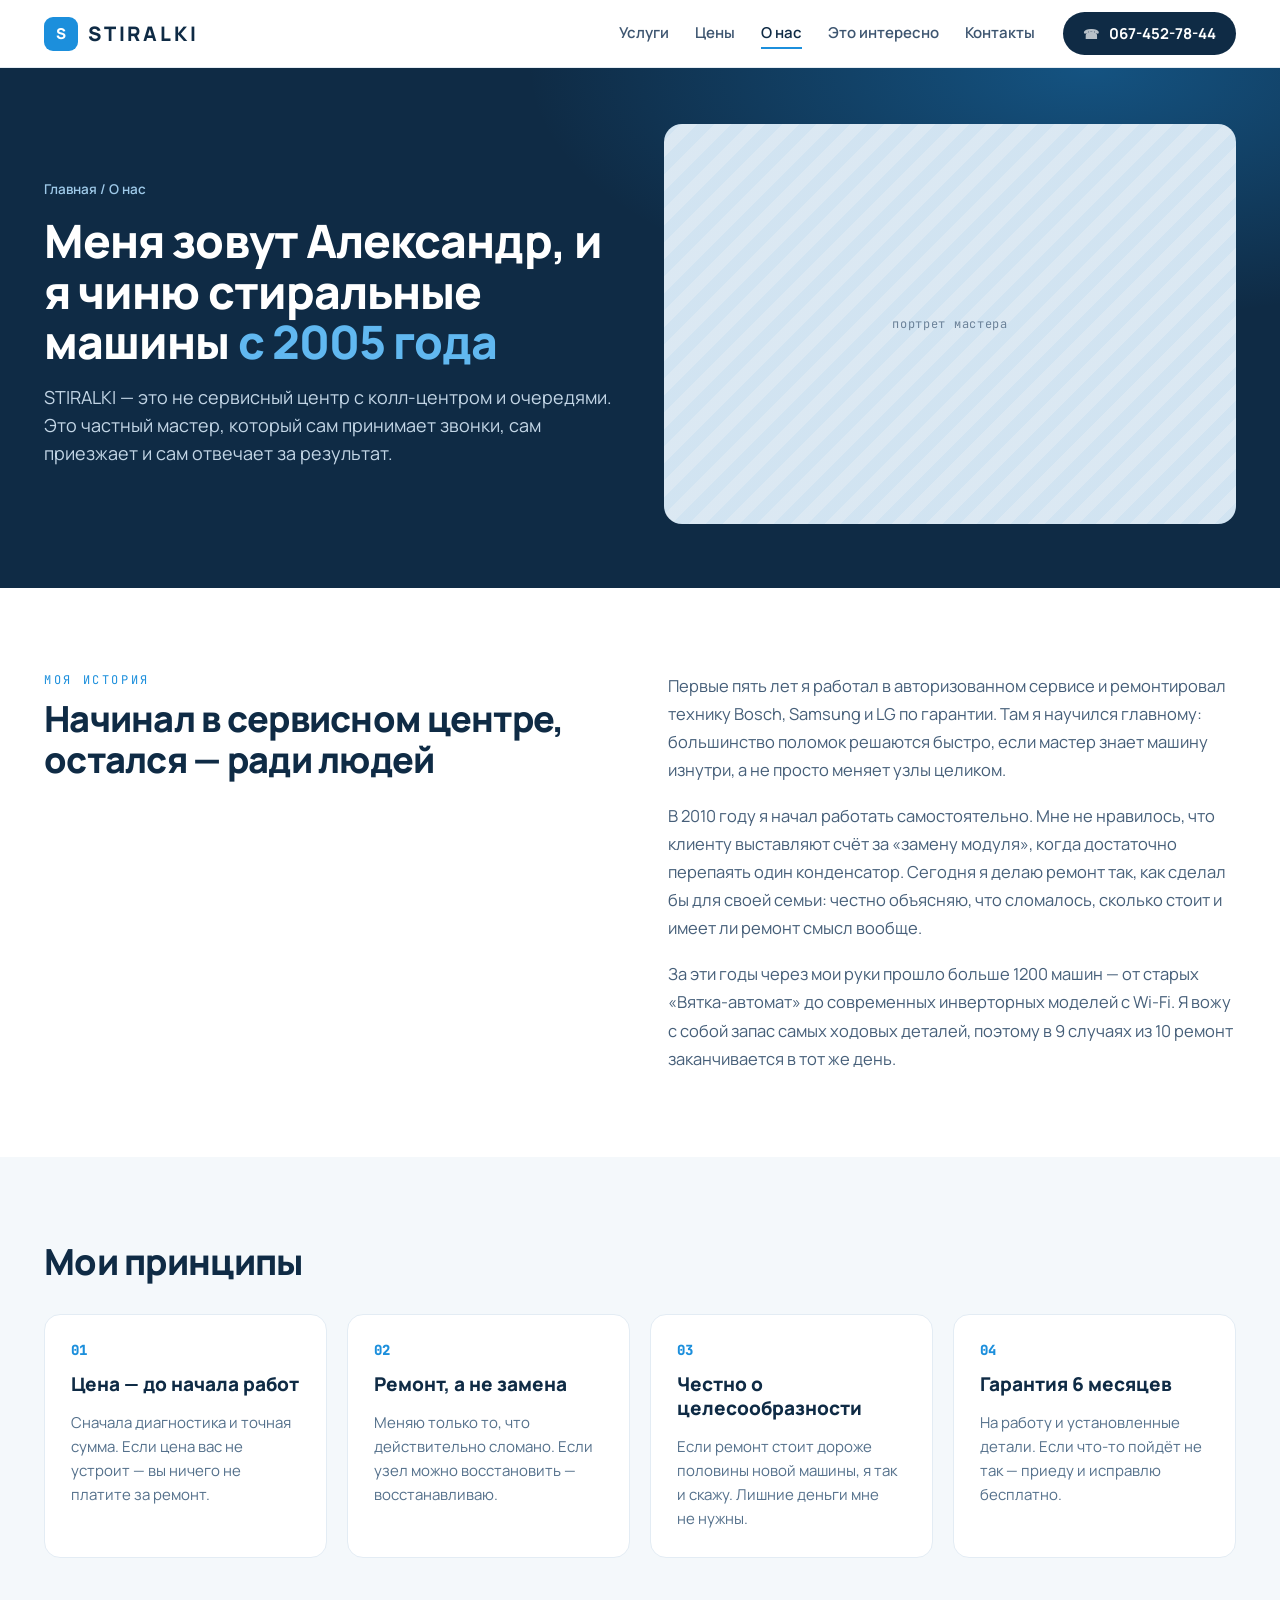
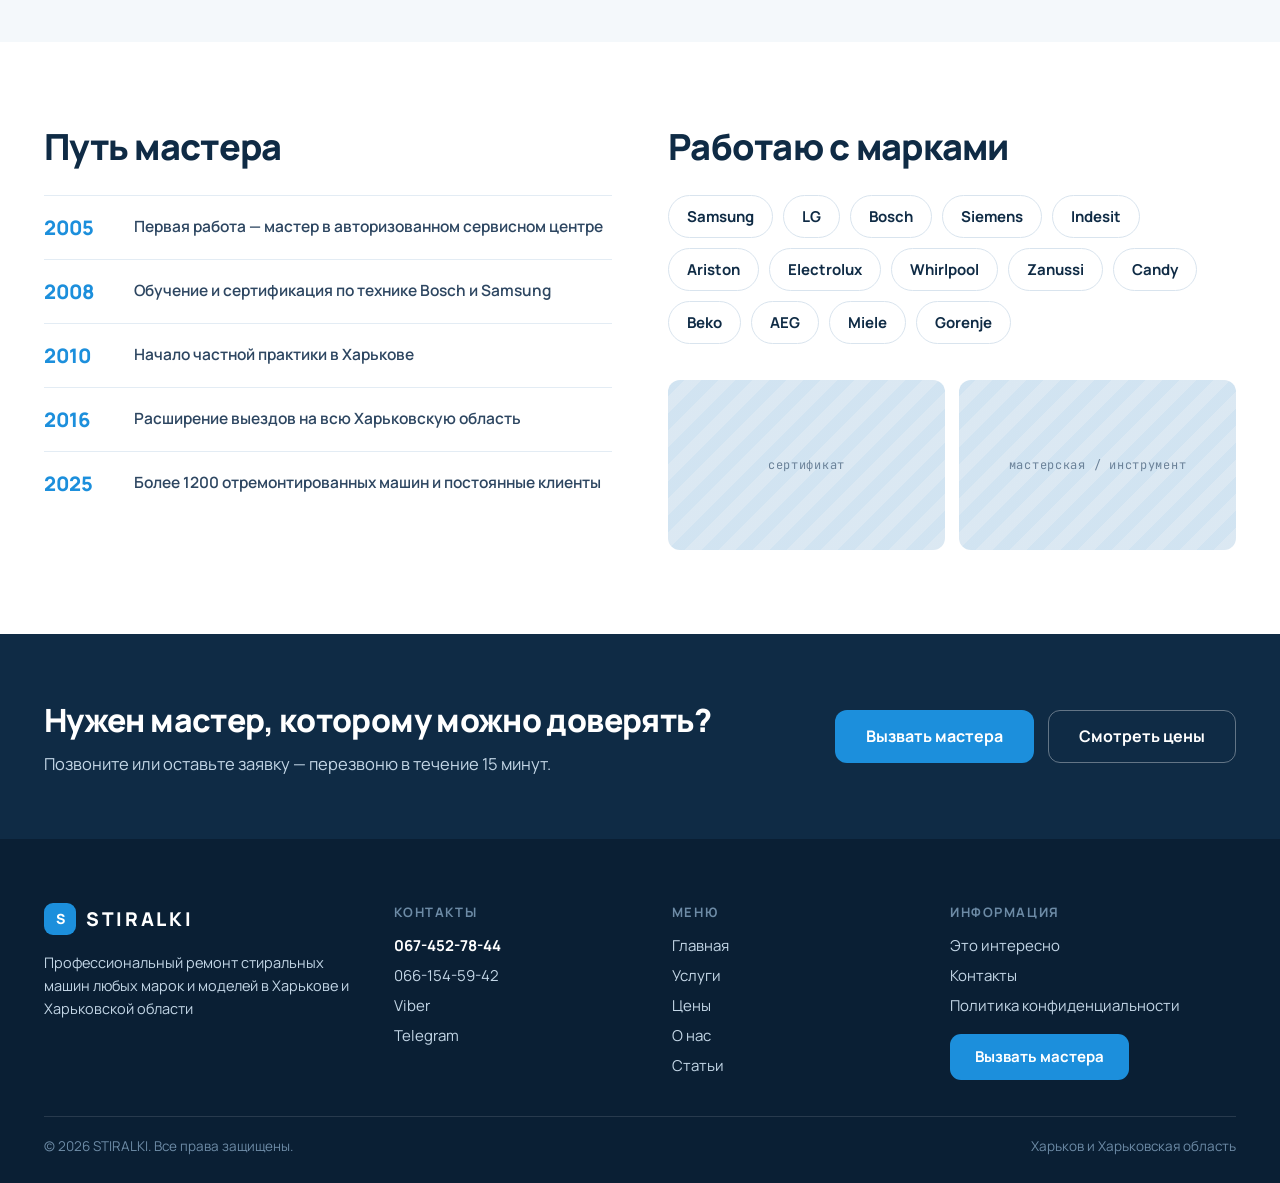
<file: stiralki/about.html>
<!DOCTYPE html>
<html lang="ru">
<head>
  <meta charset="utf-8">
  <meta name="viewport" content="width=device-width, initial-scale=1">
  <title>О мастере — STIRALKI</title>
  <meta name="description" content="Частный мастер по ремонту стиральных машин в Харькове с 2005 года.">
  <meta name="theme-color" content="#0F2B45">
  <link rel="preconnect" href="https://fonts.googleapis.com">
  <link rel="preconnect" href="https://fonts.gstatic.com" crossorigin>
  <link href="https://fonts.googleapis.com/css2?family=Manrope:wght@400;500;600;700;800&family=JetBrains+Mono:wght@400;800&display=swap" rel="stylesheet">
  <link rel="stylesheet" href="css/style.css">
  <script src="js/main.js" defer></script>
</head>
<body>

  <header class="header">
    <div class="container header__inner">
      <a href="index.html" class="logo" aria-label="STIRALKI — на главную">
        <span class="logo__mark">S</span>
        <span class="logo__text">STIRALKI</span>
      </a>
      <nav class="nav" id="site-nav" aria-label="Главное меню">
        <a href="index.html#services">Услуги</a>
        <a href="prices.html">Цены</a>
        <a href="about.html" class="is-active" aria-current="page">О нас</a>
        <a href="blog.html">Это интересно</a>
        <a href="contacts.html">Контакты</a>
        <a href="contacts.html#form" class="btn btn--primary nav__cta">Вызвать мастера</a>
      </nav>
      <a href="tel:+380674527844" class="header__phone"><span class="header__phone-icon" aria-hidden="true">☎</span>067-452-78-44</a>
      <button class="burger" type="button" aria-controls="site-nav" aria-expanded="false" aria-label="Открыть меню"><span></span></button>
    </div>
  </header>

  <main>

    <section class="page-hero page-hero--dark">
      <div class="container hero-split">
        <div>
          <div class="crumbs"><a href="index.html">Главная</a> / О нас</div>
          <h1 class="h1">Меня зовут Александр, и я чиню стиральные машины <span class="accent">с 2005 года</span></h1>
          <p class="lead">STIRALKI — это не сервисный центр с колл-центром и очередями. Это частный мастер, который сам принимает звонки, сам приезжает и сам отвечает за результат.</p>
        </div>
        <div class="hero-split__media"><div class="ph ph--rounded">портрет мастера</div></div>
      </div>
    </section>

    <section class="section">
      <div class="container two-col">
        <div class="reveal">
          <div class="eyebrow">Моя история</div>
          <h2 class="h2" style="margin-top:10px">Начинал в сервисном центре, остался — ради людей</h2>
        </div>
        <div class="stack stack--lg body-text reveal">
          <p>Первые пять лет я работал в авторизованном сервисе и ремонтировал технику Bosch, Samsung и LG по гарантии. Там я научился главному: большинство поломок решаются быстро, если мастер знает машину изнутри, а не просто меняет узлы целиком.</p>
          <p>В 2010 году я начал работать самостоятельно. Мне не нравилось, что клиенту выставляют счёт за «замену модуля», когда достаточно перепаять один конденсатор. Сегодня я делаю ремонт так, как сделал бы для своей семьи: честно объясняю, что сломалось, сколько стоит и имеет ли ремонт смысл вообще.</p>
          <p>За эти годы через мои руки прошло больше 1200 машин — от старых «Вятка-автомат» до современных инверторных моделей с Wi-Fi. Я вожу с собой запас самых ходовых деталей, поэтому в 9 случаях из 10 ремонт заканчивается в тот же день.</p>
        </div>
      </div>
    </section>

    <section class="section section--soft">
      <div class="container">
        <h2 class="h2">Мои принципы</h2>
        <div class="grid grid--4" style="margin-top:32px">
          <div class="card reveal">
            <div class="card__num">01</div>
            <h3 class="card__title">Цена — до начала работ</h3>
            <p class="card__text">Сначала диагностика и точная сумма. Если цена вас не устроит — вы ничего не платите за ремонт.</p>
          </div>
          <div class="card reveal">
            <div class="card__num">02</div>
            <h3 class="card__title">Ремонт, а не замена</h3>
            <p class="card__text">Меняю только то, что действительно сломано. Если узел можно восстановить — восстанавливаю.</p>
          </div>
          <div class="card reveal">
            <div class="card__num">03</div>
            <h3 class="card__title">Честно о целесообразности</h3>
            <p class="card__text">Если ремонт стоит дороже половины новой машины, я так и скажу. Лишние деньги мне не нужны.</p>
          </div>
          <div class="card reveal">
            <div class="card__num">04</div>
            <h3 class="card__title">Гарантия 6 месяцев</h3>
            <p class="card__text">На работу и установленные детали. Если что-то пойдёт не так — приеду и исправлю бесплатно.</p>
          </div>
        </div>
      </div>
    </section>

    <section class="section">
      <div class="container two-col">
        <div>
          <h2 class="h2">Путь мастера</h2>
          <div class="timeline">
            <div class="timeline__item reveal"><div class="timeline__y">2005</div><div class="timeline__t">Первая работа — мастер в авторизованном сервисном центре</div></div>
            <div class="timeline__item reveal"><div class="timeline__y">2008</div><div class="timeline__t">Обучение и сертификация по технике Bosch и Samsung</div></div>
            <div class="timeline__item reveal"><div class="timeline__y">2010</div><div class="timeline__t">Начало частной практики в Харькове</div></div>
            <div class="timeline__item reveal"><div class="timeline__y">2016</div><div class="timeline__t">Расширение выездов на всю Харьковскую область</div></div>
            <div class="timeline__item reveal"><div class="timeline__y">2025</div><div class="timeline__t">Более 1200 отремонтированных машин и постоянные клиенты</div></div>
          </div>
        </div>
        <div>
          <h2 class="h2">Работаю с марками</h2>
          <div class="brands">
            <span class="pill">Samsung</span>
            <span class="pill">LG</span>
            <span class="pill">Bosch</span>
            <span class="pill">Siemens</span>
            <span class="pill">Indesit</span>
            <span class="pill">Ariston</span>
            <span class="pill">Electrolux</span>
            <span class="pill">Whirlpool</span>
            <span class="pill">Zanussi</span>
            <span class="pill">Candy</span>
            <span class="pill">Beko</span>
            <span class="pill">AEG</span>
            <span class="pill">Miele</span>
            <span class="pill">Gorenje</span>
          </div>
          <div class="certs">
            <div><div class="ph ph--sm-rounded">сертификат</div></div>
            <div><div class="ph ph--sm-rounded">мастерская / инструмент</div></div>
          </div>
        </div>
      </div>
    </section>

    <section class="section--dark cta">
      <div class="container cta__inner">
        <div>
          <h2>Нужен мастер, которому можно доверять?</h2>
          <p>Позвоните или оставьте заявку — перезвоню в течение 15 минут.</p>
        </div>
        <div class="btn-row">
          <a href="contacts.html#form" class="btn btn--primary">Вызвать мастера</a>
          <a href="prices.html" class="btn btn--ghost">Смотреть цены</a>
        </div>
      </div>
    </section>

  </main>

  <footer class="footer" id="footer">
    <div class="container">
      <div class="footer__grid">
        <div>
          <a href="index.html" class="logo">
            <span class="logo__mark">S</span>
            <span class="logo__text">STIRALKI</span>
          </a>
          <p class="footer__about">Профессиональный ремонт стиральных машин любых марок и моделей в Харькове и Харьковской области</p>
        </div>
        <div>
          <div class="footer__title">Контакты</div>
          <ul class="footer__links">
            <li><a href="tel:+380674527844" class="strong">067-452-78-44</a></li>
            <li><a href="tel:+380661545942">066-154-59-42</a></li>
            <li><a href="viber://chat?number=%2B380674527844">Viber</a></li>
            <li><a href="contacts.html">Telegram</a></li>
          </ul>
        </div>
        <div>
          <div class="footer__title">Меню</div>
          <ul class="footer__links">
            <li><a href="index.html">Главная</a></li>
            <li><a href="index.html#services">Услуги</a></li>
            <li><a href="prices.html">Цены</a></li>
            <li><a href="about.html">О нас</a></li>
            <li><a href="blog.html">Статьи</a></li>
          </ul>
        </div>
        <div>
          <div class="footer__title">Информация</div>
          <ul class="footer__links">
            <li><a href="blog.html">Это интересно</a></li>
            <li><a href="contacts.html">Контакты</a></li>
            <li><a href="contacts.html">Политика конфиденциальности</a></li>
          </ul>
          <a href="contacts.html#form" class="btn btn--primary btn--sm">Вызвать мастера</a>
        </div>
      </div>
      <div class="footer__bottom">
        <span>© <span data-year>2025</span> STIRALKI. Все права защищены.</span>
        <span>Харьков и Харьковская область</span>
      </div>
    </div>
  </footer>

  <a href="tel:+380674527844" class="fab-call" aria-label="Позвонить мастеру">☎</a>

</body>
</html>
</file>
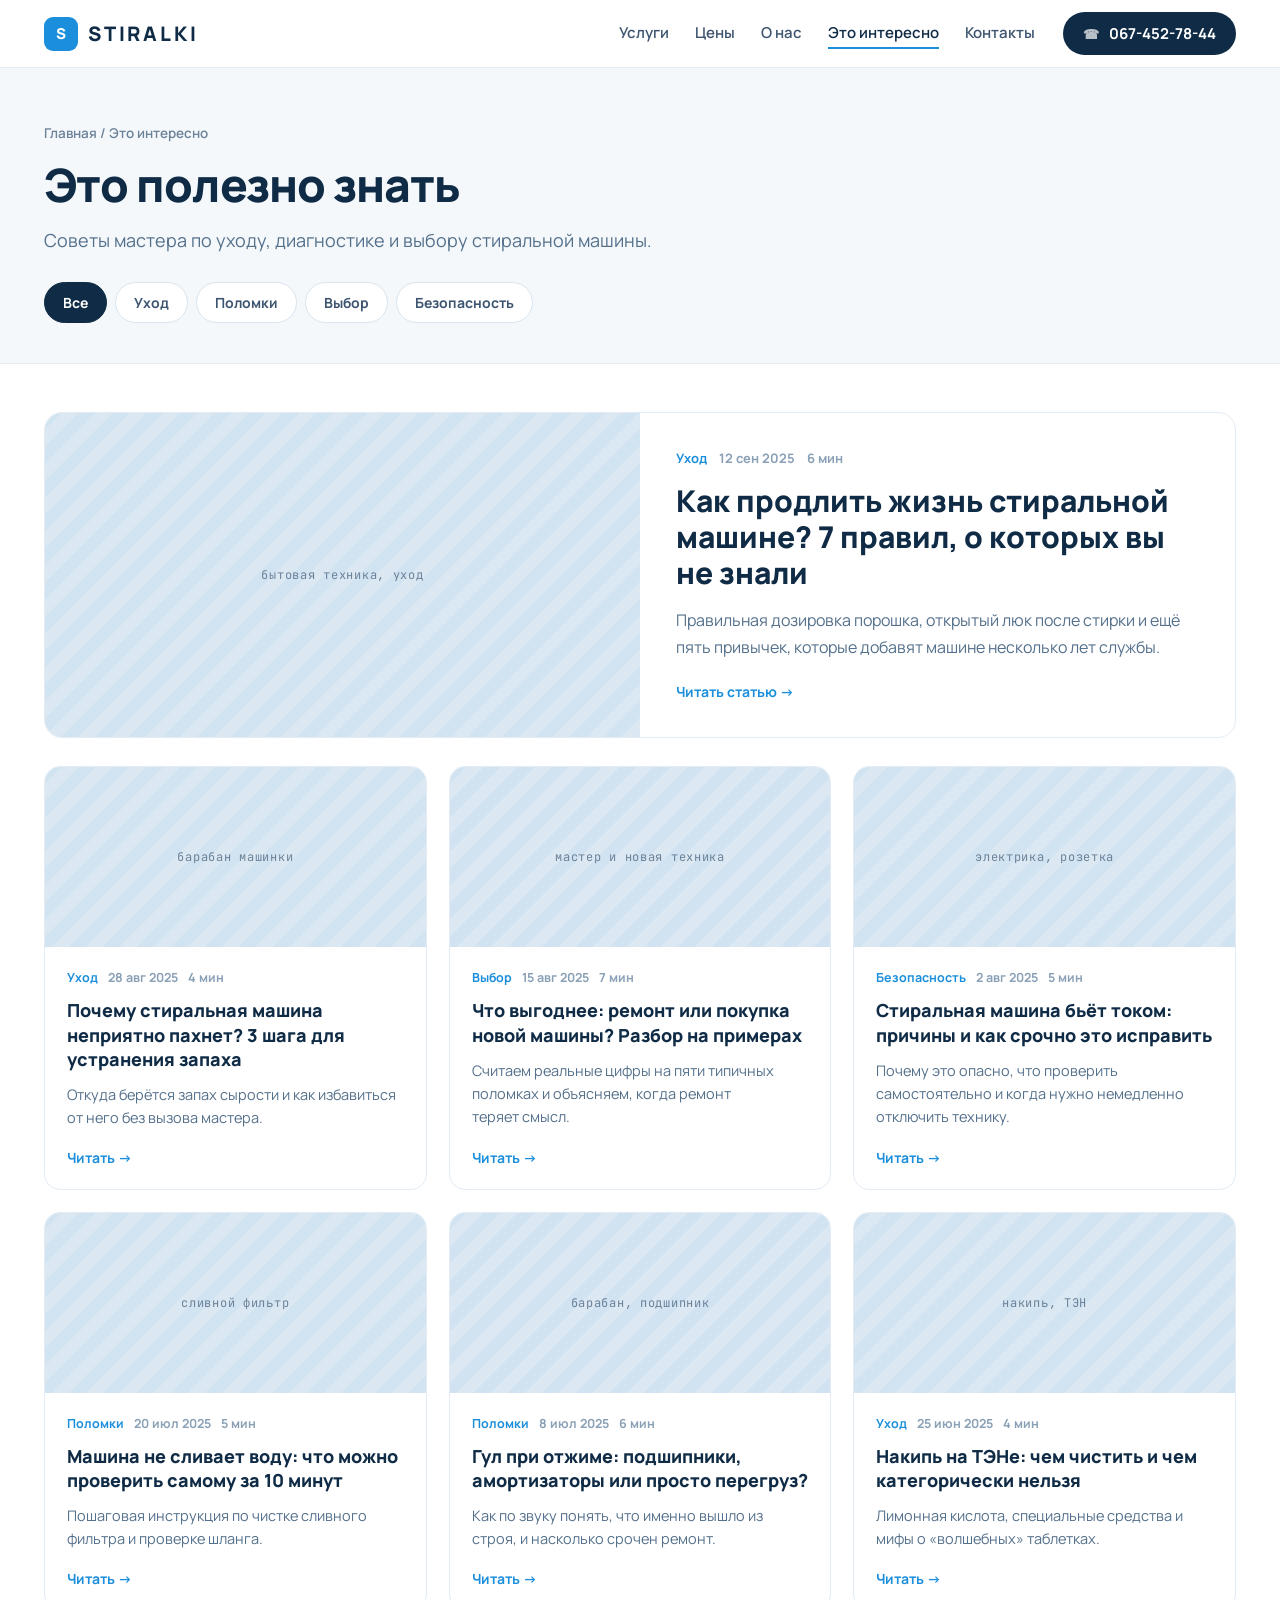
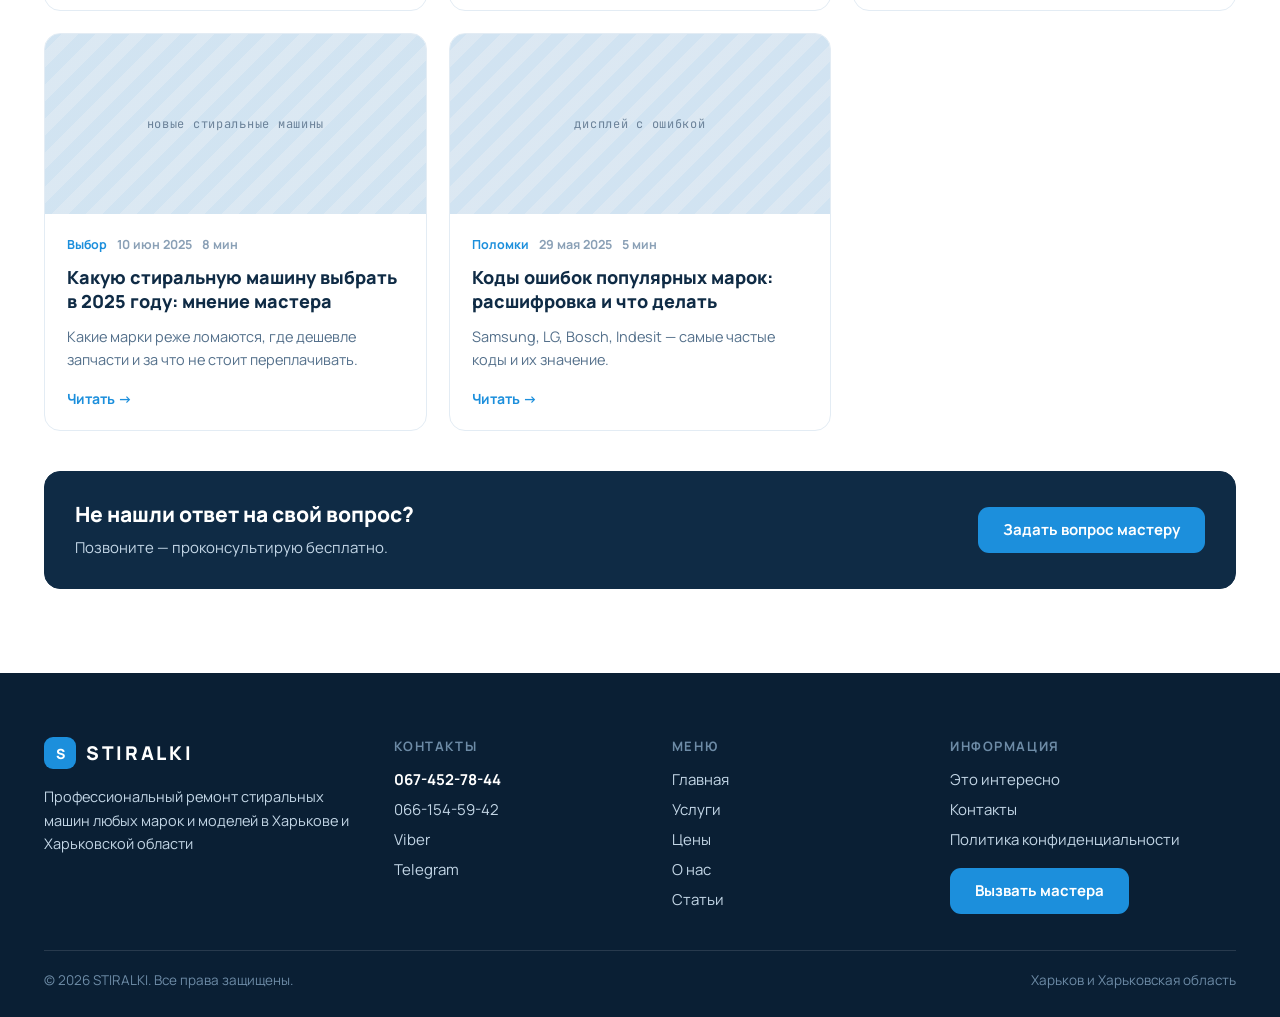
<file: stiralki/blog.html>
<!DOCTYPE html>
<html lang="ru">
<head>
  <meta charset="utf-8">
  <meta name="viewport" content="width=device-width, initial-scale=1">
  <title>Это полезно знать — блог STIRALKI</title>
  <meta name="description" content="Советы мастера по уходу, диагностике и выбору стиральной машины.">
  <meta name="theme-color" content="#0F2B45">
  <link rel="preconnect" href="https://fonts.googleapis.com">
  <link rel="preconnect" href="https://fonts.gstatic.com" crossorigin>
  <link href="https://fonts.googleapis.com/css2?family=Manrope:wght@400;500;600;700;800&family=JetBrains+Mono:wght@400;800&display=swap" rel="stylesheet">
  <link rel="stylesheet" href="css/style.css">
  <script src="js/main.js" defer></script>
</head>
<body>

  <header class="header">
    <div class="container header__inner">
      <a href="index.html" class="logo" aria-label="STIRALKI — на главную">
        <span class="logo__mark">S</span>
        <span class="logo__text">STIRALKI</span>
      </a>
      <nav class="nav" id="site-nav" aria-label="Главное меню">
        <a href="index.html#services">Услуги</a>
        <a href="prices.html">Цены</a>
        <a href="about.html">О нас</a>
        <a href="blog.html" class="is-active" aria-current="page">Это интересно</a>
        <a href="contacts.html">Контакты</a>
        <a href="contacts.html#form" class="btn btn--primary nav__cta">Вызвать мастера</a>
      </nav>
      <a href="tel:+380674527844" class="header__phone"><span class="header__phone-icon" aria-hidden="true">☎</span>067-452-78-44</a>
      <button class="burger" type="button" aria-controls="site-nav" aria-expanded="false" aria-label="Открыть меню"><span></span></button>
    </div>
  </header>

  <main>

    <section class="page-hero page-hero--bordered">
      <div class="container">
        <div class="crumbs"><a href="index.html">Главная</a> / Это интересно</div>
        <h1 class="h1">Это полезно знать</h1>
        <p class="lead">Советы мастера по уходу, диагностике и выбору стиральной машины.</p>
        <div class="chips chips--scroll" id="blog-tabs" role="group" aria-label="Категории статей" style="margin-top:28px">
          <button type="button" class="chip is-active" data-cat="Все" aria-pressed="true">Все</button>
          <button type="button" class="chip" data-cat="Уход" aria-pressed="false">Уход</button>
          <button type="button" class="chip" data-cat="Поломки" aria-pressed="false">Поломки</button>
          <button type="button" class="chip" data-cat="Выбор" aria-pressed="false">Выбор</button>
          <button type="button" class="chip" data-cat="Безопасность" aria-pressed="false">Безопасность</button>
        </div>
      </div>
    </section>

    <section class="section" style="padding-top:48px">
      <div class="container">
        <div id="blog-featured" aria-live="polite"></div>
        <div class="grid blog-grid" id="blog-grid"></div>

        <div class="note-bar note-bar--dark" style="margin-top:40px">
          <div>
            <div class="note-bar__title">Не нашли ответ на свой вопрос?</div>
            <p>Позвоните — проконсультирую бесплатно.</p>
          </div>
          <a href="contacts.html#form" class="btn btn--primary btn--sm">Задать вопрос мастеру</a>
        </div>
      </div>
    </section>

  </main>

  <footer class="footer" id="footer">
    <div class="container">
      <div class="footer__grid">
        <div>
          <a href="index.html" class="logo">
            <span class="logo__mark">S</span>
            <span class="logo__text">STIRALKI</span>
          </a>
          <p class="footer__about">Профессиональный ремонт стиральных машин любых марок и моделей в Харькове и Харьковской области</p>
        </div>
        <div>
          <div class="footer__title">Контакты</div>
          <ul class="footer__links">
            <li><a href="tel:+380674527844" class="strong">067-452-78-44</a></li>
            <li><a href="tel:+380661545942">066-154-59-42</a></li>
            <li><a href="viber://chat?number=%2B380674527844">Viber</a></li>
            <li><a href="contacts.html">Telegram</a></li>
          </ul>
        </div>
        <div>
          <div class="footer__title">Меню</div>
          <ul class="footer__links">
            <li><a href="index.html">Главная</a></li>
            <li><a href="index.html#services">Услуги</a></li>
            <li><a href="prices.html">Цены</a></li>
            <li><a href="about.html">О нас</a></li>
            <li><a href="blog.html">Статьи</a></li>
          </ul>
        </div>
        <div>
          <div class="footer__title">Информация</div>
          <ul class="footer__links">
            <li><a href="blog.html">Это интересно</a></li>
            <li><a href="contacts.html">Контакты</a></li>
            <li><a href="contacts.html">Политика конфиденциальности</a></li>
          </ul>
          <a href="contacts.html#form" class="btn btn--primary btn--sm">Вызвать мастера</a>
        </div>
      </div>
      <div class="footer__bottom">
        <span>© <span data-year>2025</span> STIRALKI. Все права защищены.</span>
        <span>Харьков и Харьковская область</span>
      </div>
    </div>
  </footer>

  <a href="tel:+380674527844" class="fab-call" aria-label="Позвонить мастеру">☎</a>

</body>
</html>
</file>
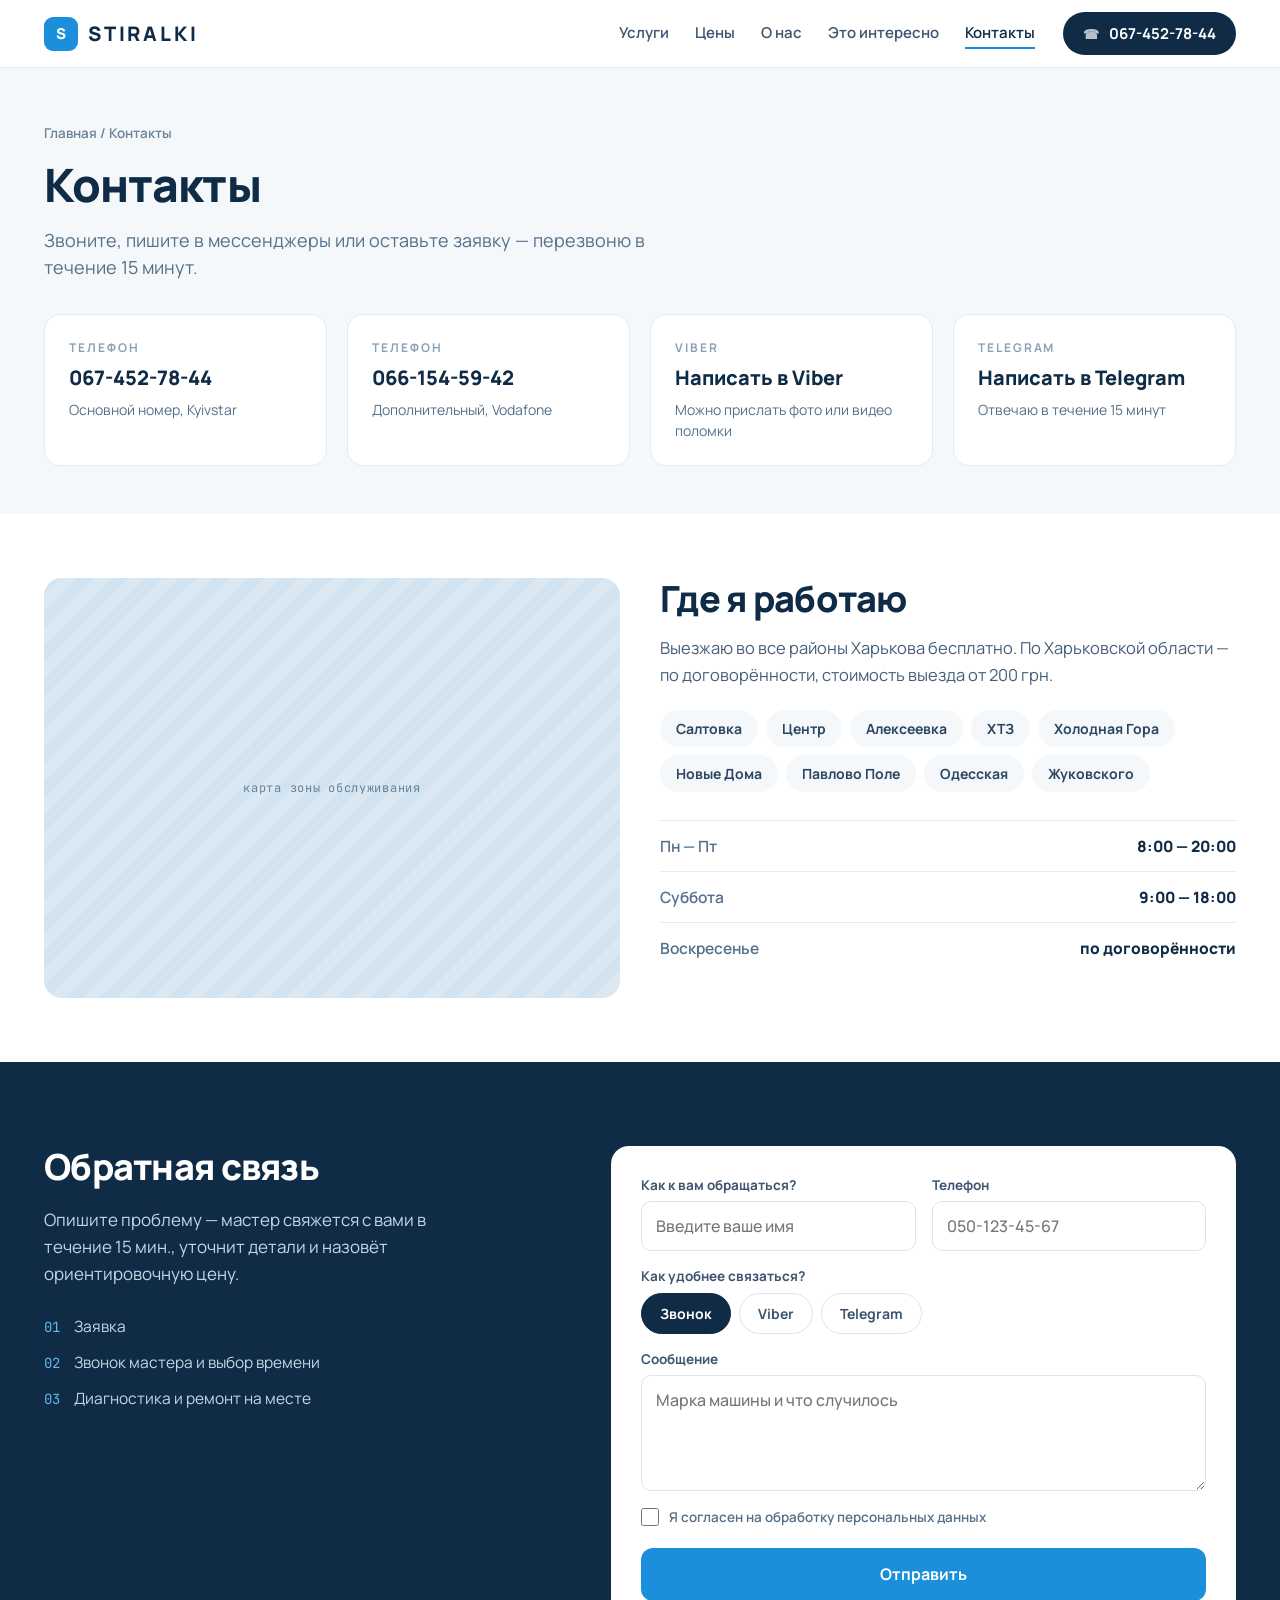
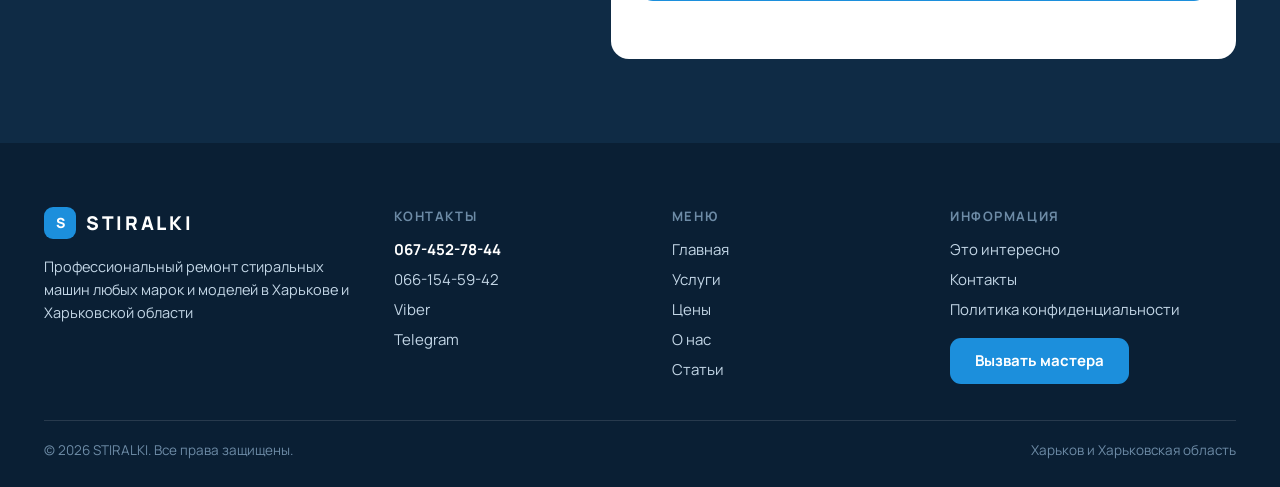
<file: stiralki/contacts.html>
<!DOCTYPE html>
<html lang="ru">
<head>
  <meta charset="utf-8">
  <meta name="viewport" content="width=device-width, initial-scale=1">
  <title>Контакты — STIRALKI</title>
  <meta name="description" content="Телефоны, мессенджеры, график работы и форма заявки на ремонт стиральной машины.">
  <meta name="theme-color" content="#0F2B45">
  <link rel="preconnect" href="https://fonts.googleapis.com">
  <link rel="preconnect" href="https://fonts.gstatic.com" crossorigin>
  <link href="https://fonts.googleapis.com/css2?family=Manrope:wght@400;500;600;700;800&family=JetBrains+Mono:wght@400;800&display=swap" rel="stylesheet">
  <link rel="stylesheet" href="css/style.css">
  <script src="js/main.js" defer></script>
</head>
<body>

  <header class="header">
    <div class="container header__inner">
      <a href="index.html" class="logo" aria-label="STIRALKI — на главную">
        <span class="logo__mark">S</span>
        <span class="logo__text">STIRALKI</span>
      </a>
      <nav class="nav" id="site-nav" aria-label="Главное меню">
        <a href="index.html#services">Услуги</a>
        <a href="prices.html">Цены</a>
        <a href="about.html">О нас</a>
        <a href="blog.html">Это интересно</a>
        <a href="contacts.html" class="is-active" aria-current="page">Контакты</a>
        <a href="contacts.html#form" class="btn btn--primary nav__cta">Вызвать мастера</a>
      </nav>
      <a href="tel:+380674527844" class="header__phone"><span class="header__phone-icon" aria-hidden="true">☎</span>067-452-78-44</a>
      <button class="burger" type="button" aria-controls="site-nav" aria-expanded="false" aria-label="Открыть меню"><span></span></button>
    </div>
  </header>

  <main>

    <section class="page-hero">
      <div class="container">
        <div class="crumbs"><a href="index.html">Главная</a> / Контакты</div>
        <h1 class="h1">Контакты</h1>
        <p class="lead">Звоните, пишите в мессенджеры или оставьте заявку — перезвоню в течение 15 минут.</p>
        <div class="grid grid--4 contact-cards">
          <div class="card contact-card">
            <div class="contact-card__k">Телефон</div>
            <a href="tel:+380674527844" class="contact-card__v">067-452-78-44</a>
            <div class="contact-card__s">Основной номер, Kyivstar</div>
          </div>
          <div class="card contact-card">
            <div class="contact-card__k">Телефон</div>
            <a href="tel:+380661545942" class="contact-card__v">066-154-59-42</a>
            <div class="contact-card__s">Дополнительный, Vodafone</div>
          </div>
          <div class="card contact-card">
            <div class="contact-card__k">Viber</div>
            <a href="viber://chat?number=%2B380674527844" class="contact-card__v">Написать в Viber</a>
            <div class="contact-card__s">Можно прислать фото или видео поломки</div>
          </div>
          <div class="card contact-card">
            <div class="contact-card__k">Telegram</div>
            <a href="#" class="contact-card__v">Написать в Telegram</a>
            <div class="contact-card__s">Отвечаю в течение 15 минут</div>
          </div>
        </div>
      </div>
    </section>

    <section class="section" style="--section-y:64px">
      <div class="container two-col two-col--narrow-gap">
        <div class="map"><div class="ph ph--rounded">карта зоны обслуживания</div></div>
        <div>
          <h2 class="h2">Где я работаю</h2>
          <p class="body-text" style="margin-top:14px">Выезжаю во все районы Харькова бесплатно. По Харьковской области — по договорённости, стоимость выезда от 200 грн.</p>
          <div class="chips" style="margin-top:22px">
            <span class="pill pill--soft">Салтовка</span>
            <span class="pill pill--soft">Центр</span>
            <span class="pill pill--soft">Алексеевка</span>
            <span class="pill pill--soft">ХТЗ</span>
            <span class="pill pill--soft">Холодная Гора</span>
            <span class="pill pill--soft">Новые Дома</span>
            <span class="pill pill--soft">Павлово Поле</span>
            <span class="pill pill--soft">Одесская</span>
            <span class="pill pill--soft">Жуковского</span>
          </div>
          <div class="hours">
            <div class="hours__row"><span>Пн — Пт</span><span>8:00 — 20:00</span></div>
            <div class="hours__row"><span>Суббота</span><span>9:00 — 18:00</span></div>
            <div class="hours__row"><span>Воскресенье</span><span>по договорённости</span></div>
          </div>
        </div>
      </div>
    </section>

    <section class="section section--dark" id="form">
      <div class="container form-section__grid">
        <div>
          <h2 class="h2">Обратная связь</h2>
          <p class="form-section__text">Опишите проблему — мастер свяжется с вами в течение 15 мин., уточнит детали и назовёт ориентировочную цену.</p>
          <ol class="mini-steps">
            <li><span>01</span>Заявка</li>
            <li><span>02</span>Звонок мастера и выбор времени</li>
            <li><span>03</span>Диагностика и ремонт на месте</li>
          </ol>
        </div>
        <div class="form-card">
          <form data-lead-form novalidate>
            <div class="form-grid">
              <label class="field">Как к вам обращаться?
                <input class="input" name="name" autocomplete="name" placeholder="Введите ваше имя">
              </label>
              <label class="field">Телефон
                <input class="input" name="tel" type="tel" inputmode="tel" autocomplete="tel" placeholder="050-123-45-67">
              </label>
            </div>
            <div class="field--mt field__label" id="way-label">Как удобнее связаться?</div>
            <input type="hidden" name="way" value="Звонок">
            <div class="chips" role="group" aria-labelledby="way-label" style="margin-top:8px">
              <button type="button" class="chip is-active" data-way="Звонок" aria-pressed="true">Звонок</button>
              <button type="button" class="chip" data-way="Viber" aria-pressed="false">Viber</button>
              <button type="button" class="chip" data-way="Telegram" aria-pressed="false">Telegram</button>
            </div>
            <label class="field field--mt">Сообщение
              <textarea class="input" name="note" rows="4" placeholder="Марка машины и что случилось"></textarea>
            </label>
            <label class="check"><input type="checkbox" name="agree"> Я согласен на обработку персональных данных</label>
            <button type="submit" class="btn btn--primary on-light btn--block">Отправить</button>
            <div class="form-hint" aria-live="polite"></div>
          </form>
          <div class="form-success" hidden role="status">
            <div class="form-success__icon" aria-hidden="true">✓</div>
            <h3>Заявка принята</h3>
            <p>Мастер свяжется с вами в течение 15 минут.</p>
          </div>
        </div>
      </div>
    </section>

  </main>

  <footer class="footer" id="footer">
    <div class="container">
      <div class="footer__grid">
        <div>
          <a href="index.html" class="logo">
            <span class="logo__mark">S</span>
            <span class="logo__text">STIRALKI</span>
          </a>
          <p class="footer__about">Профессиональный ремонт стиральных машин любых марок и моделей в Харькове и Харьковской области</p>
        </div>
        <div>
          <div class="footer__title">Контакты</div>
          <ul class="footer__links">
            <li><a href="tel:+380674527844" class="strong">067-452-78-44</a></li>
            <li><a href="tel:+380661545942">066-154-59-42</a></li>
            <li><a href="viber://chat?number=%2B380674527844">Viber</a></li>
            <li><a href="contacts.html">Telegram</a></li>
          </ul>
        </div>
        <div>
          <div class="footer__title">Меню</div>
          <ul class="footer__links">
            <li><a href="index.html">Главная</a></li>
            <li><a href="index.html#services">Услуги</a></li>
            <li><a href="prices.html">Цены</a></li>
            <li><a href="about.html">О нас</a></li>
            <li><a href="blog.html">Статьи</a></li>
          </ul>
        </div>
        <div>
          <div class="footer__title">Информация</div>
          <ul class="footer__links">
            <li><a href="blog.html">Это интересно</a></li>
            <li><a href="contacts.html">Контакты</a></li>
            <li><a href="contacts.html">Политика конфиденциальности</a></li>
          </ul>
          <a href="contacts.html#form" class="btn btn--primary btn--sm">Вызвать мастера</a>
        </div>
      </div>
      <div class="footer__bottom">
        <span>© <span data-year>2025</span> STIRALKI. Все права защищены.</span>
        <span>Харьков и Харьковская область</span>
      </div>
    </div>
  </footer>

  <a href="tel:+380674527844" class="fab-call" aria-label="Позвонить мастеру">☎</a>

</body>
</html>
</file>
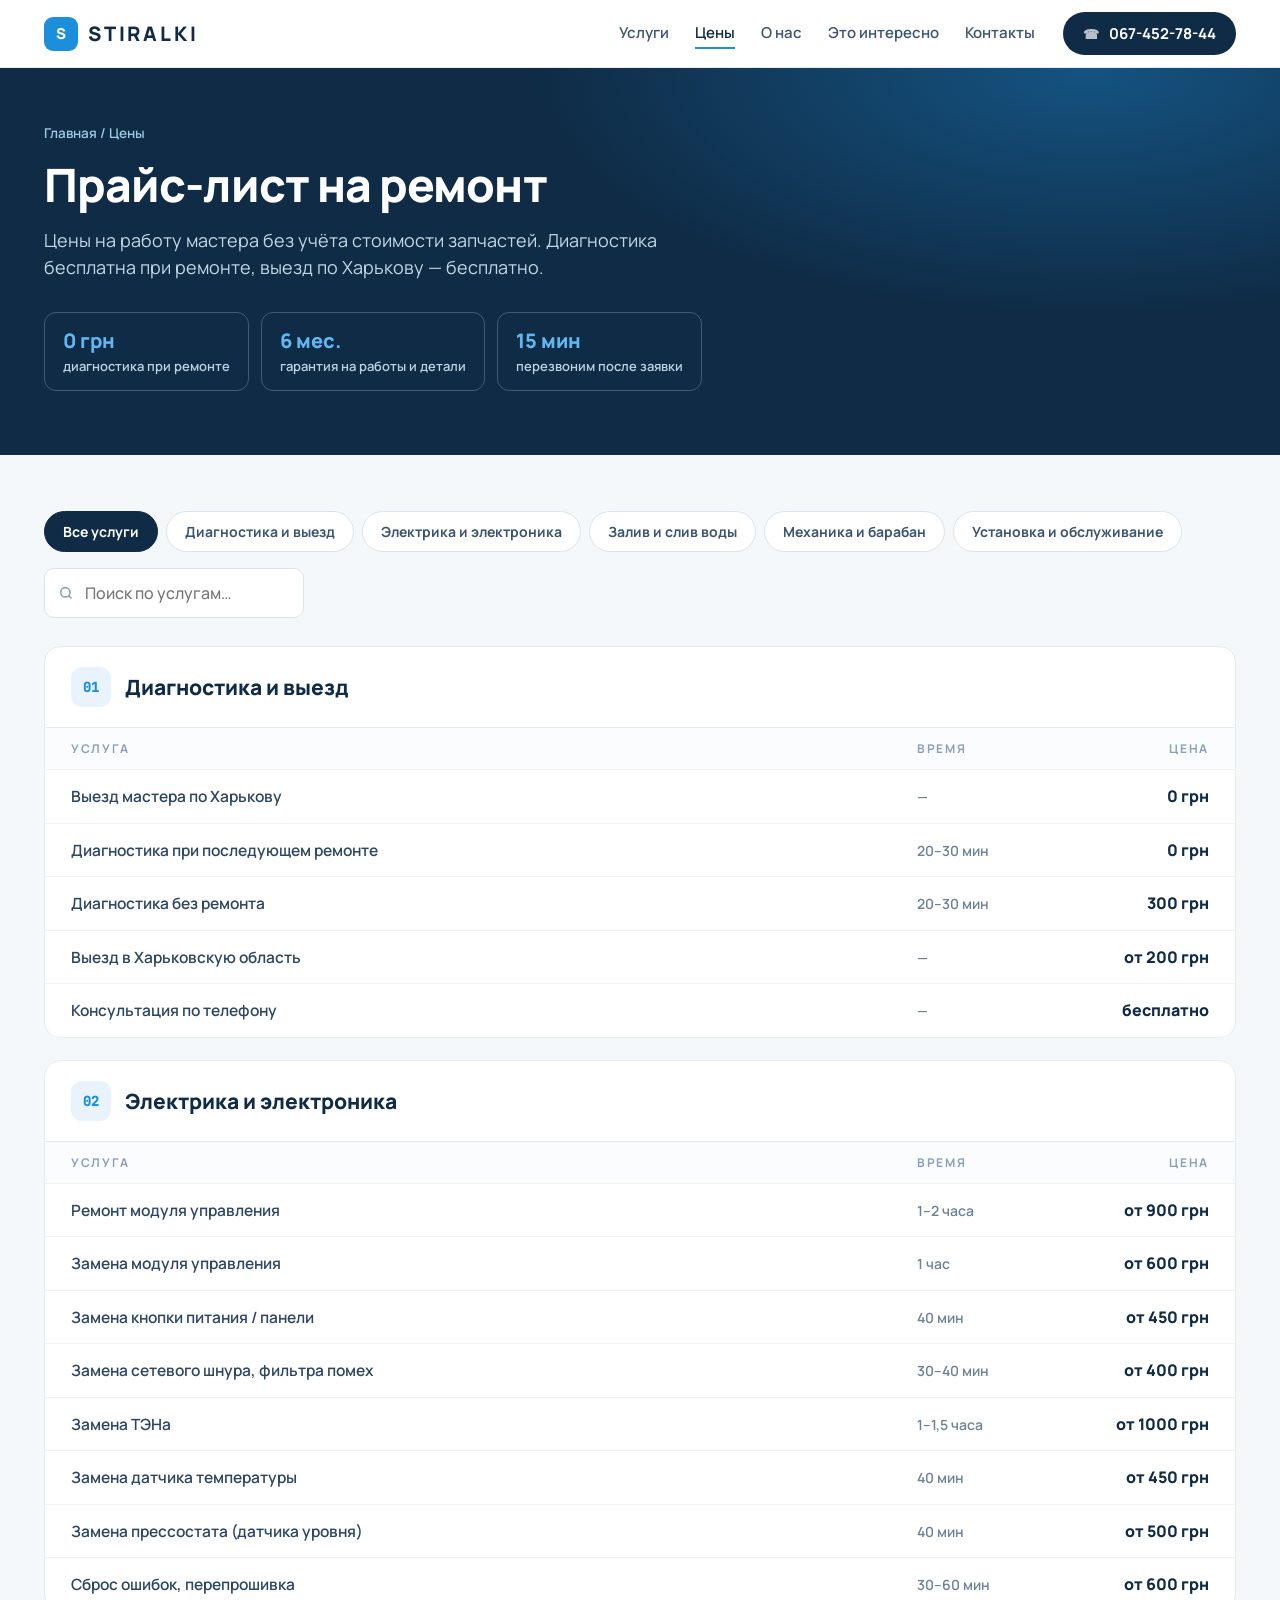
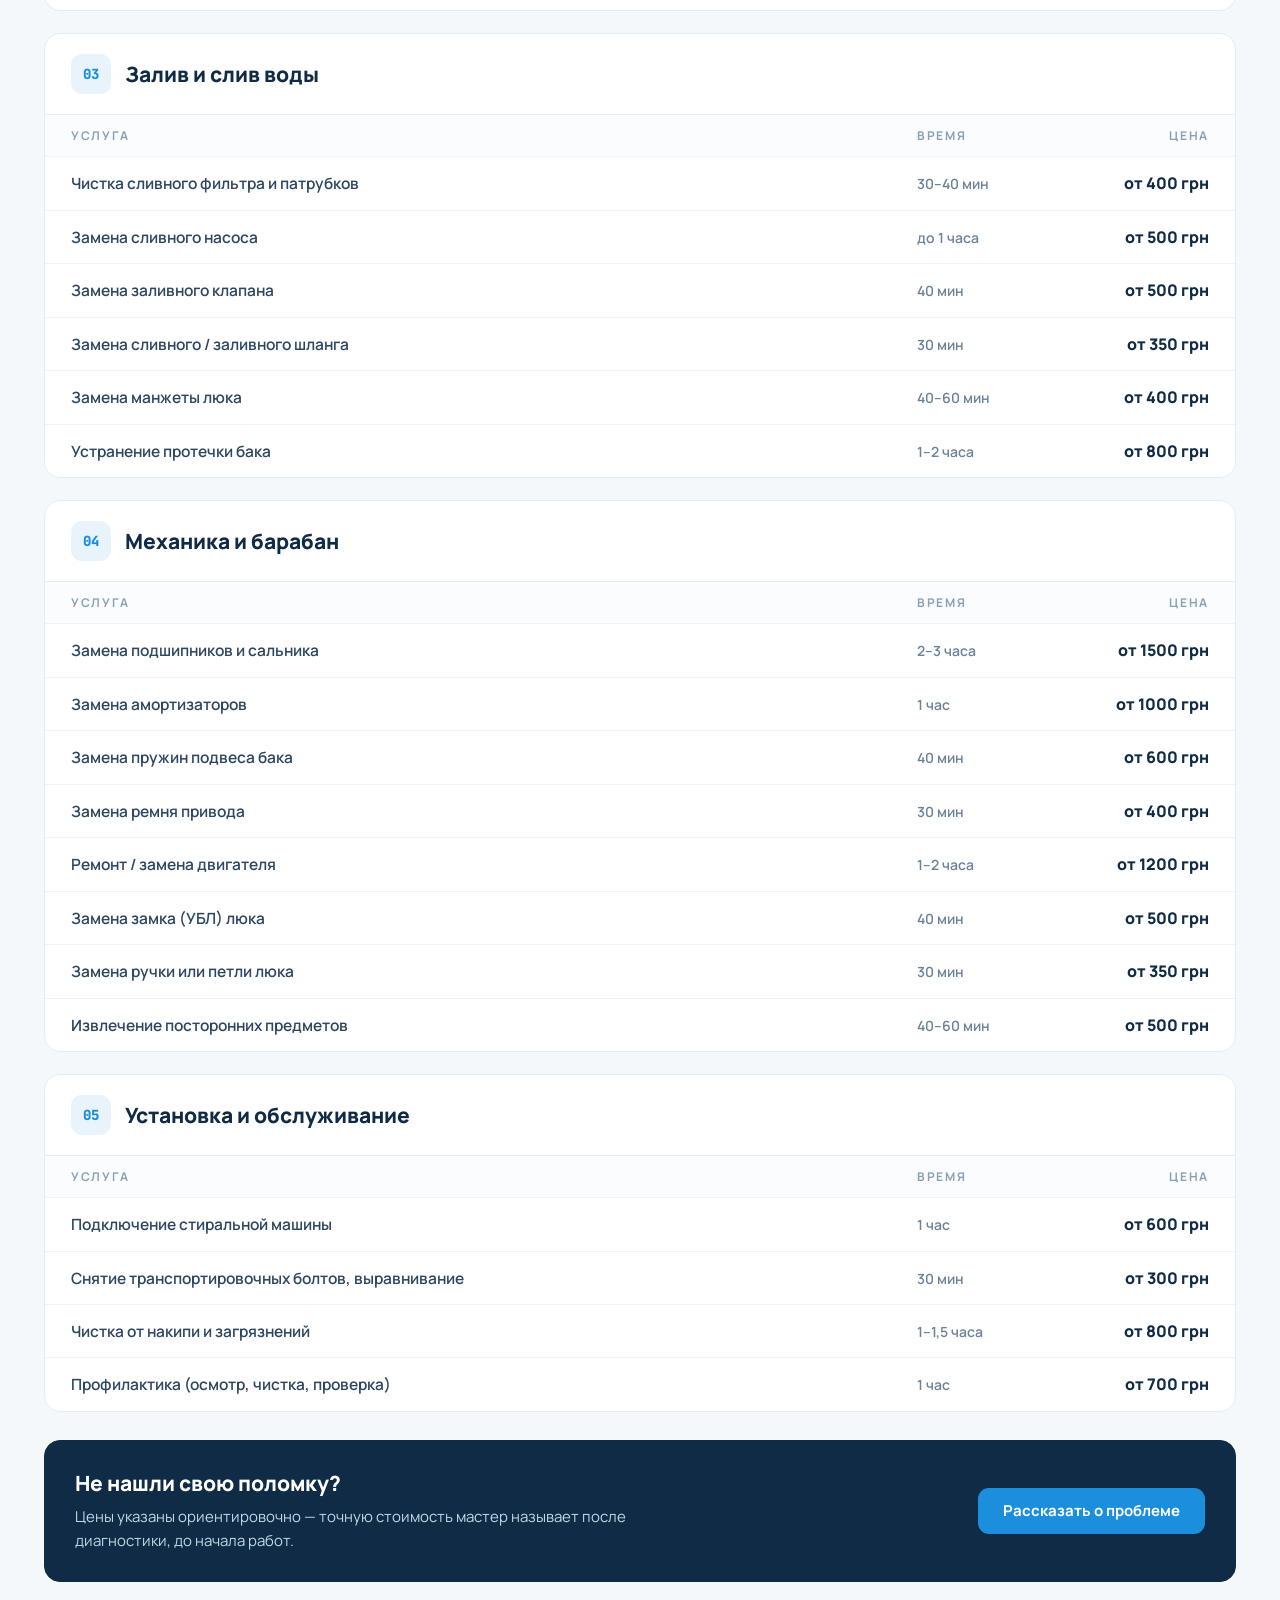
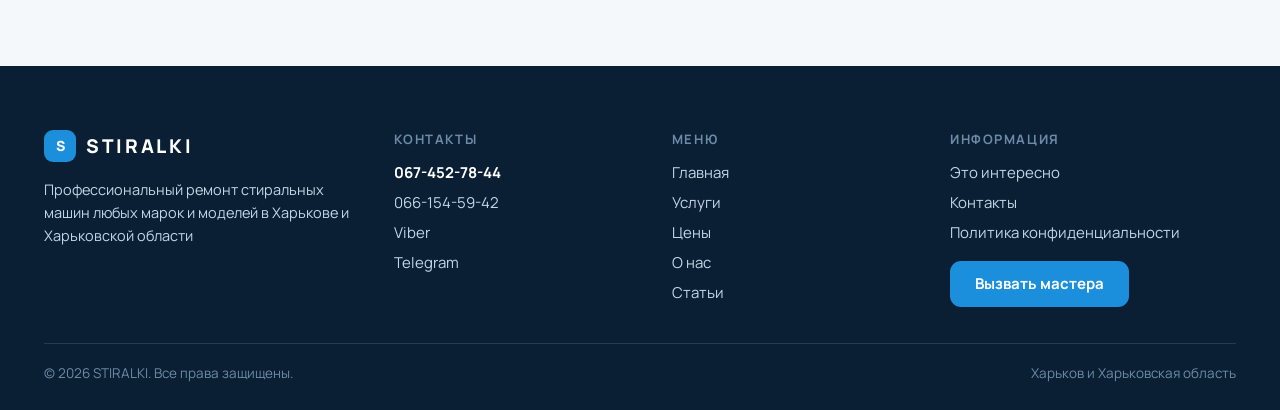
<file: stiralki/prices.html>
<!DOCTYPE html>
<html lang="ru">
<head>
  <meta charset="utf-8">
  <meta name="viewport" content="width=device-width, initial-scale=1">
  <title>Цены на ремонт стиральных машин — STIRALKI</title>
  <meta name="description" content="Прайс-лист на ремонт стиральных машин в Харькове. Бесплатная диагностика при ремонте и выезд по городу.">
  <meta name="theme-color" content="#0F2B45">
  <link rel="preconnect" href="https://fonts.googleapis.com">
  <link rel="preconnect" href="https://fonts.gstatic.com" crossorigin>
  <link href="https://fonts.googleapis.com/css2?family=Manrope:wght@400;500;600;700;800&family=JetBrains+Mono:wght@400;800&display=swap" rel="stylesheet">
  <link rel="stylesheet" href="css/style.css">
  <script src="js/main.js" defer></script>
</head>
<body>

  <header class="header">
    <div class="container header__inner">
      <a href="index.html" class="logo" aria-label="STIRALKI — на главную">
        <span class="logo__mark">S</span>
        <span class="logo__text">STIRALKI</span>
      </a>
      <nav class="nav" id="site-nav" aria-label="Главное меню">
        <a href="index.html#services">Услуги</a>
        <a href="prices.html" class="is-active" aria-current="page">Цены</a>
        <a href="about.html">О нас</a>
        <a href="blog.html">Это интересно</a>
        <a href="contacts.html">Контакты</a>
        <a href="contacts.html#form" class="btn btn--primary nav__cta">Вызвать мастера</a>
      </nav>
      <a href="tel:+380674527844" class="header__phone"><span class="header__phone-icon" aria-hidden="true">☎</span>067-452-78-44</a>
      <button class="burger" type="button" aria-controls="site-nav" aria-expanded="false" aria-label="Открыть меню"><span></span></button>
    </div>
  </header>

  <main>

    <section class="page-hero page-hero--dark">
      <div class="container">
        <div class="crumbs"><a href="index.html">Главная</a> / Цены</div>
        <h1 class="h1">Прайс-лист на ремонт</h1>
        <p class="lead">Цены на работу мастера без учёта стоимости запчастей. Диагностика бесплатна при ремонте, выезд по Харькову — бесплатно.</p>
        <div class="kpis">
          <div class="kpi"><b>0 грн</b><span>диагностика при ремонте</span></div>
          <div class="kpi"><b>6 мес.</b><span>гарантия на работы и детали</span></div>
          <div class="kpi"><b>15 мин</b><span>перезвоним после заявки</span></div>
        </div>
      </div>
    </section>

    <section class="section section--soft" style="padding-top:56px">
      <div class="container">
        <div class="toolbar">
          <div class="chips chips--scroll" id="price-tabs" role="group" aria-label="Категории услуг"></div>
          <label class="search">
            <span class="visually-hidden">Поиск по услугам</span>
            <input class="input" id="price-search" type="search" placeholder="Поиск по услугам…" autocomplete="off">
          </label>
        </div>
        <div class="price-groups" id="price-groups" aria-live="polite"></div>
        <div class="empty" id="price-empty" hidden>Ничего не найдено. Опишите проблему по телефону — подскажем цену.</div>

        <div class="note-bar note-bar--dark">
          <div>
            <div class="note-bar__title">Не нашли свою поломку?</div>
            <p>Цены указаны ориентировочно — точную стоимость мастер называет после диагностики, до начала работ.</p>
          </div>
          <a href="contacts.html#form" class="btn btn--primary btn--sm">Рассказать о проблеме</a>
        </div>
      </div>
    </section>

  </main>

  <footer class="footer" id="footer">
    <div class="container">
      <div class="footer__grid">
        <div>
          <a href="index.html" class="logo">
            <span class="logo__mark">S</span>
            <span class="logo__text">STIRALKI</span>
          </a>
          <p class="footer__about">Профессиональный ремонт стиральных машин любых марок и моделей в Харькове и Харьковской области</p>
        </div>
        <div>
          <div class="footer__title">Контакты</div>
          <ul class="footer__links">
            <li><a href="tel:+380674527844" class="strong">067-452-78-44</a></li>
            <li><a href="tel:+380661545942">066-154-59-42</a></li>
            <li><a href="viber://chat?number=%2B380674527844">Viber</a></li>
            <li><a href="contacts.html">Telegram</a></li>
          </ul>
        </div>
        <div>
          <div class="footer__title">Меню</div>
          <ul class="footer__links">
            <li><a href="index.html">Главная</a></li>
            <li><a href="index.html#services">Услуги</a></li>
            <li><a href="prices.html">Цены</a></li>
            <li><a href="about.html">О нас</a></li>
            <li><a href="blog.html">Статьи</a></li>
          </ul>
        </div>
        <div>
          <div class="footer__title">Информация</div>
          <ul class="footer__links">
            <li><a href="blog.html">Это интересно</a></li>
            <li><a href="contacts.html">Контакты</a></li>
            <li><a href="contacts.html">Политика конфиденциальности</a></li>
          </ul>
          <a href="contacts.html#form" class="btn btn--primary btn--sm">Вызвать мастера</a>
        </div>
      </div>
      <div class="footer__bottom">
        <span>© <span data-year>2025</span> STIRALKI. Все права защищены.</span>
        <span>Харьков и Харьковская область</span>
      </div>
    </div>
  </footer>

  <a href="tel:+380674527844" class="fab-call" aria-label="Позвонить мастеру">☎</a>

</body>
</html>
</file>
<file: letter-highlight/style.css>
/* =====================================================================
   НАСТРОЙКИ ЦВЕТОВ И ПЛАВНОСТИ
   ===================================================================== */
:root {
  --letter-color-start: #DFDFDF;   /* исходный цвет букв */
  --letter-color-end: #FFFFFF;     /* цвет обычных букв после подсветки */
  --letter-color-accent: #FF0000;  /* цвет букв внутри <span class="accent"> */

  /* СКОРОСТЬ СМЕНЫ ЦВЕТА ОДНОЙ БУКВЫ (плавность перехода).
     Пауза МЕЖДУ буквами настраивается отдельно — в script.js (LETTER_DELAY). */
  --letter-transition: 0.4s;
}


/* =====================================================================
   ЭФФЕКТ — эти правила нужны для работы подсветки
   ===================================================================== */

/* Каждая буква — отдельный span. Пока не подсвечена — исходный цвет */
.js-letters .letter {
  color: var(--letter-color-start);
  transition: color var(--letter-transition) ease;
}

/* Подсвеченная обычная буква */
.js-letters .letter.is-lit {
  color: var(--letter-color-end);
}

/* Подсвеченная буква внутри выделенного слова/фразы */
.js-letters .accent .letter.is-lit {
  color: var(--letter-color-accent);
}

/* Слово не разрывается переносом строки посередине */
.js-letters .word {
  white-space: nowrap;
}


/* =====================================================================
   ОФОРМЛЕНИЕ ЗАГОТОВКИ — можно менять или удалить
   ===================================================================== */
* {
  box-sizing: border-box;
}

body {
  margin: 0;
  font-family: Arial, Helvetica, sans-serif;
  background: #111111;
}

.spacer,
.block {
  min-height: 100vh;
  display: flex;
  align-items: center;
  justify-content: center;
  padding: 0 16px;
}

.spacer {
  color: #777777;
}

.block h1,
.block h2,
.block .text {
  max-width: 900px;
  margin: 0;
  line-height: 1.2;
  text-align: center;
}

.block h1 {
  font-size: clamp(32px, 6vw, 72px);
}

.block h2 {
  font-size: clamp(26px, 4.5vw, 52px);
}

.block .text {
  font-size: clamp(18px, 2.5vw, 28px);
}
</file>
<file: stiralki/css/style.css>
/* ==========================================================
   STIRALKI — ремонт стиральных машин
   Адаптивные стили: desktop → tablet (≤1024) → mobile (≤640)
   ========================================================== */

:root {
  --navy: #0F2B45;
  --navy-deep: #0A1F34;
  --blue: #1C8FDC;
  --blue-dark: #0E5C93;
  --blue-light: #61B8F0;
  --blue-soft: #E8F3FB;
  --bg-soft: #F4F8FB;
  --text: #12263c;
  --text-2: #2d4661;
  --text-3: #3d5570;
  --muted: #54708b;
  --muted-2: #6b8299;
  --muted-3: #8aa0b6;
  --line: #e3ecf4;
  --line-2: #d9e4ee;
  --on-dark: #c3d6e6;
  --on-dark-2: #9ec9e8;
  --error: #c0392b;

  --container: 1240px;
  --gutter: 24px;
  --section-y: 84px;
  --radius: 16px;
  --header-h: 64px;

  --font: "Manrope", Helvetica, Arial, sans-serif;
  --mono: "JetBrains Mono", ui-monospace, monospace;
}

/* ---------- base ---------- */
*, *::before, *::after { box-sizing: border-box; }
html { scroll-behavior: smooth; scroll-padding-top: calc(var(--header-h) + 12px); -webkit-text-size-adjust: 100%; }
body {
  margin: 0;
  font-family: var(--font);
  background: #fff;
  color: var(--text);
  -webkit-font-smoothing: antialiased;
  overflow-x: hidden;
}
body.no-scroll { overflow: hidden; }
img { max-width: 100%; display: block; }
a { color: var(--blue); text-decoration: none; transition: color .2s, background .2s, border-color .2s; }
a:hover { color: var(--blue-dark); }
h1, h2, h3, h4 { margin: 0; text-wrap: pretty; }
p { margin: 0; text-wrap: pretty; }
input, select, textarea, button { font-family: inherit; font-size: inherit; }
button { cursor: pointer; }
:focus-visible { outline: 2px solid var(--blue); outline-offset: 2px; }

.container { max-width: var(--container); margin: 0 auto; padding: 0 var(--gutter); }
.section { padding: var(--section-y) 0; }
.section--soft { background: var(--bg-soft); }
.section--dark { background: var(--navy); color: #fff; }
.visually-hidden { position: absolute !important; width: 1px; height: 1px; overflow: hidden; clip: rect(0 0 0 0); white-space: nowrap; }

.eyebrow { font-family: var(--mono); font-size: 12px; letter-spacing: .22em; text-transform: uppercase; color: var(--blue); }
.h1 { font-size: 46px; line-height: 1.1; font-weight: 800; letter-spacing: -.02em; }
.h2 { font-size: 36px; line-height: 1.15; font-weight: 800; letter-spacing: -.02em; color: var(--navy); }
.section--dark .h2 { color: #fff; }
.h3 { font-size: 28px; font-weight: 800; color: var(--navy); }
.lead { font-size: 18px; line-height: 1.55; color: var(--muted); max-width: 60ch; }
.accent { color: var(--blue-light); }

/* ---------- buttons ---------- */
.btn {
  display: inline-flex; align-items: center; justify-content: center; gap: 8px;
  padding: 16px 30px; border-radius: 12px; border: 1px solid transparent;
  font-weight: 700; font-size: 16px; line-height: 1.2; text-align: center;
  transition: background .2s, color .2s, border-color .2s;
}
.btn--sm { padding: 13px 24px; font-size: 15px; border-radius: 11px; }
.btn--primary { background: var(--blue); color: #fff; }
.btn--primary:hover { background: #fff; color: var(--navy); }
.btn--primary.on-light:hover { background: var(--navy); color: #fff; }
.btn--dark { background: var(--navy); color: #fff; }
.btn--dark:hover { background: var(--blue); color: #fff; }
.btn--ghost { border-color: rgba(255,255,255,.35); color: #fff; }
.btn--ghost:hover { background: rgba(255,255,255,.12); color: #fff; }
.btn--outline { border-color: #cfdeeb; color: var(--navy); }
.btn--outline:hover { background: var(--navy); color: #fff; }
.btn--block { width: 100%; }
.btn-row { display: flex; gap: 14px; flex-wrap: wrap; }

/* chips / tabs */
.chips { display: flex; flex-wrap: wrap; gap: 8px; }
.chip {
  border: 1px solid var(--line-2); background: #fff; color: var(--text-3);
  border-radius: 999px; padding: 10px 18px; font-size: 14px; font-weight: 700;
  transition: background .2s, color .2s, border-color .2s; white-space: nowrap;
}
.chip:hover { border-color: var(--navy); }
.chip.is-active { background: var(--navy); border-color: var(--navy); color: #fff; }
.pill { border: 1px solid var(--line-2); border-radius: 999px; padding: 10px 18px; font-size: 15px; font-weight: 700; color: var(--navy); }
.pill--soft { background: var(--bg-soft); border: 0; padding: 9px 16px; font-size: 14px; color: var(--text-2); }

/* image placeholder (замените на <img> при наличии фото) */
.ph {
  position: relative; width: 100%; height: 100%; min-height: 120px;
  border-radius: var(--r, 0);
  background:
    repeating-linear-gradient(135deg, rgba(28,143,220,.07) 0 12px, rgba(28,143,220,.02) 12px 24px),
    #dfeaf3;
  display: flex; align-items: center; justify-content: center; overflow: hidden;
  color: #6b8299; font-family: var(--mono); font-size: 12px; letter-spacing: .06em; text-align: center; padding: 12px;
}
.ph img { position: absolute; inset: 0; width: 100%; height: 100%; object-fit: cover; }
.ph--rounded { --r: 18px; }
.ph--sm-rounded { --r: 12px; }

/* ---------- header ---------- */
.header {
  position: sticky; top: 0; z-index: 40;
  background: rgba(255,255,255,.94); backdrop-filter: blur(10px); -webkit-backdrop-filter: blur(10px);
  border-bottom: 1px solid #e4ecf3;
}
.header__inner { display: flex; align-items: center; gap: 28px; min-height: var(--header-h); padding-top: 12px; padding-bottom: 12px; }
.logo { display: flex; align-items: center; gap: 10px; margin-right: auto; }
.logo__mark {
  width: 34px; height: 34px; border-radius: 9px; background: var(--blue); color: #fff;
  display: flex; align-items: center; justify-content: center; font-weight: 800; font-size: 15px; flex: none;
}
.logo__text { font-weight: 800; font-size: 20px; letter-spacing: .14em; color: var(--navy); }
.nav { display: flex; gap: 26px; font-size: 15px; font-weight: 600; }
.nav a { color: var(--text-3); padding: 4px 0; border-bottom: 2px solid transparent; }
.nav a:hover { color: var(--blue); }
.nav a.is-active { color: var(--navy); border-bottom-color: var(--blue); }
.header__phone {
  display: flex; align-items: center; gap: 10px; background: var(--navy); color: #fff;
  padding: 11px 20px; border-radius: 999px; font-weight: 700; font-size: 15px; white-space: nowrap;
}
.header__phone:hover { background: var(--blue); color: #fff; }
.header__phone-icon { font-size: 13px; opacity: .7; }
.nav__cta { display: none; }

.burger {
  display: none; width: 44px; height: 44px; border: 1px solid var(--line-2); border-radius: 11px;
  background: #fff; padding: 0; position: relative; flex: none;
}
.burger span, .burger span::before, .burger span::after {
  position: absolute; left: 50%; width: 20px; height: 2px; margin-left: -10px; background: var(--navy);
  border-radius: 2px; transition: transform .25s, opacity .25s; content: "";
}
.burger span { top: 50%; margin-top: -1px; }
.burger span::before { top: -6px; left: 0; margin-left: 0; }
.burger span::after { top: 6px; left: 0; margin-left: 0; }
.burger[aria-expanded="true"] span { background: transparent; }
.burger[aria-expanded="true"] span::before { transform: translateY(6px) rotate(45deg); background: var(--navy); }
.burger[aria-expanded="true"] span::after { transform: translateY(-6px) rotate(-45deg); background: var(--navy); }

/* ---------- hero (главная) ---------- */
.hero { position: relative; background: var(--navy); color: #fff; overflow: hidden; }
.hero::before, .page-hero--dark::before {
  content: ""; position: absolute; inset: 0; opacity: .4; pointer-events: none;
  background: radial-gradient(900px 400px at 85% 10%, var(--blue) 0%, rgba(15,43,69,0) 70%);
}
.hero__grid {
  position: relative; display: grid; grid-template-columns: minmax(0,1.05fr) minmax(0,.95fr);
  gap: 48px; align-items: start; padding-top: 64px;
}
.hero__content { padding-bottom: 64px; }
.badge {
  display: inline-flex; align-items: center; gap: 8px; border: 1px solid rgba(255,255,255,.28);
  border-radius: 999px; padding: 7px 14px; font-size: 13px; font-weight: 600;
  letter-spacing: .08em; text-transform: uppercase; color: var(--on-dark-2);
}
.hero h1 { margin-top: 22px; }
.hero__text { margin-top: 22px; font-size: 18px; line-height: 1.55; color: var(--on-dark); max-width: 56ch; }
.hero .btn-row { margin-top: 32px; }
.hero__media { position: relative; height: 420px; margin-bottom: -60px; }
.float-card {
  position: absolute; left: -28px; bottom: 84px; background: #fff; color: var(--navy);
  border-radius: 14px; padding: 14px 18px; box-shadow: 0 18px 40px rgba(6,24,40,.28);
  animation: floatUp 3.2s ease-in-out infinite alternate;
}
.float-card b { display: block; font-size: 22px; font-weight: 800; }
.float-card span { display: block; font-size: 13px; font-weight: 600; color: #5b7590; max-width: 14ch; }
@keyframes floatUp { from { transform: translateY(6px); } to { transform: translateY(-6px); } }
@media (prefers-reduced-motion: reduce) { .float-card { animation: none; } html { scroll-behavior: auto; } }

.stats-wrap { position: relative; padding-bottom: 56px; }
.stats {
  background: rgba(255,255,255,.07); border: 1px solid rgba(255,255,255,.14); border-radius: var(--radius);
  display: grid; grid-template-columns: repeat(4, minmax(0,1fr)); gap: 1px; overflow: hidden;
}
.stat { padding: 26px 24px; background: rgba(255,255,255,.02); }
.stat + .stat { box-shadow: -1px 0 0 rgba(255,255,255,.14); }
.stat__k { font-size: 30px; font-weight: 800; color: var(--blue-light); }
.stat__v { margin-top: 6px; font-size: 14px; font-weight: 600; color: #bdd2e2; line-height: 1.4; }

/* ---------- page hero (внутренние) ---------- */
.page-hero { position: relative; padding: 56px 0 48px; background: var(--bg-soft); }
.page-hero--dark { background: var(--navy); color: #fff; overflow: hidden; padding: 56px 0 64px; }
.page-hero--dark::before { background: radial-gradient(800px 360px at 85% 0%, var(--blue) 0%, rgba(15,43,69,0) 70%); }
.page-hero > .container { position: relative; }
.page-hero h1 { margin-top: 18px; color: var(--navy); }
.page-hero--dark h1 { color: #fff; }
.page-hero .lead { margin-top: 16px; }
.page-hero--dark .lead { color: var(--on-dark); }
.page-hero--bordered { border-bottom: 1px solid var(--line); padding-bottom: 40px; }
.crumbs { font-size: 13.5px; font-weight: 600; color: var(--muted-2); }
.crumbs a { color: inherit; }
.crumbs a:hover { color: var(--blue); }
.page-hero--dark .crumbs { color: var(--on-dark-2); }

.hero-split { display: grid; grid-template-columns: repeat(2, minmax(0,1fr)); gap: 48px; align-items: center; }
.hero-split__media { height: 400px; }

.kpis { margin-top: 30px; display: flex; flex-wrap: wrap; gap: 12px; }
.kpi { border: 1px solid rgba(255,255,255,.22); border-radius: 12px; padding: 14px 18px; }
.kpi b { display: block; font-size: 20px; font-weight: 800; color: var(--blue-light); }
.kpi span { font-size: 13px; color: #bdd2e2; font-weight: 600; }

/* ---------- intro (поломки) ---------- */
.two-col { display: grid; grid-template-columns: repeat(2, minmax(0,1fr)); gap: 56px; align-items: start; }
.two-col--narrow-gap { gap: 40px; }
.body-text { font-size: 16.5px; line-height: 1.65; color: #465f79; }
.stack { display: flex; flex-direction: column; gap: 18px; }
.stack--lg p { line-height: 1.7; }

.block { margin-top: 64px; }
.block .h3 { margin-top: 10px; }

.grid { display: grid; gap: 20px; }
.grid--cards { grid-template-columns: repeat(3, minmax(0,1fr)); margin-top: 28px; }
.grid--4 { grid-template-columns: repeat(4, minmax(0,1fr)); }
.grid--5 { grid-template-columns: repeat(5, minmax(0,1fr)); gap: 18px; }

.card {
  background: #fff; border: 1px solid var(--line); border-radius: var(--radius); padding: 26px;
  display: flex; flex-direction: column; gap: 14px; transition: border-color .2s, box-shadow .2s;
}
.card--hover:hover { border-color: var(--blue); box-shadow: 0 14px 34px rgba(15,43,69,.09); }
.card__head { display: flex; align-items: center; gap: 12px; }
.num-badge {
  width: 40px; height: 40px; border-radius: 11px; background: var(--blue-soft); color: var(--blue);
  display: flex; align-items: center; justify-content: center; font-weight: 800; font-size: 14px;
  font-family: var(--mono); flex: none;
}
.card__title { font-size: 19px; font-weight: 800; color: var(--navy); line-height: 1.25; }
.card__rows { display: flex; flex-direction: column; gap: 10px; font-size: 14.5px; line-height: 1.5; }
.card__rows dt { display: inline; color: var(--muted-3); font-weight: 600; }
.card__rows dd { display: inline; margin: 0; color: #415973; }
.card__foot {
  margin-top: auto; padding-top: 16px; border-top: 1px dashed #dce7f1;
  display: flex; justify-content: space-between; align-items: baseline; gap: 12px; flex-wrap: wrap;
}
.price { font-size: 20px; font-weight: 800; color: var(--navy); }
.time { font-size: 13px; font-weight: 600; color: var(--muted-2); }
.card__num { font-family: var(--mono); font-size: 14px; font-weight: 800; color: var(--blue); }
.card__text { font-size: 15px; line-height: 1.6; color: var(--muted); }

.note-bar {
  margin-top: 28px; display: flex; flex-wrap: wrap; gap: 24px; align-items: center; justify-content: space-between;
  background: #fff; border: 1px solid var(--line); border-radius: var(--radius); padding: 24px 26px;
}
.note-bar p { font-size: 14.5px; line-height: 1.6; color: var(--muted); max-width: 70ch; }
.note-bar--dark { background: var(--navy); border-color: var(--navy); color: #fff; padding: 28px 30px; }
.note-bar--dark p { color: var(--on-dark); font-size: 15px; margin-top: 8px; }
.note-bar__title { font-size: 21px; font-weight: 800; }

/* ---------- steps ---------- */
.steps { margin-top: 36px; }
.step {
  border-top: 3px solid var(--blue); padding: 22px 20px 24px; background: var(--bg-soft);
  border-radius: 0 0 14px 14px; display: flex; flex-direction: column; gap: 12px;
}
.step__n { font-family: var(--mono); font-size: 26px; font-weight: 800; color: var(--blue); }
.step p { font-size: 15px; line-height: 1.5; font-weight: 600; color: var(--text-2); }

/* ---------- forms ---------- */
.form-section__grid { display: grid; grid-template-columns: minmax(0,.9fr) minmax(0,1.1fr); gap: 56px; align-items: start; }
.form-section__text { margin-top: 18px; font-size: 17px; line-height: 1.6; color: var(--on-dark); max-width: 44ch; }
.contact-list { margin-top: 28px; display: flex; flex-direction: column; gap: 12px; font-size: 15px; font-weight: 600; }
.contact-list__main { color: #fff; font-size: 22px; font-weight: 800; }
.contact-list__main:hover { color: var(--blue-light); }
.contact-list__sub { color: var(--on-dark); }
.contact-list__sub:hover { color: #fff; }
.messengers { display: flex; gap: 10px; flex-wrap: wrap; margin-top: 6px; }
.messengers a { border: 1px solid rgba(255,255,255,.3); border-radius: 999px; padding: 8px 16px; color: #fff; font-size: 14px; }
.messengers a:hover { background: rgba(255,255,255,.14); color: #fff; }
.mini-steps { margin-top: 28px; display: flex; flex-direction: column; gap: 14px; }
.mini-steps li { display: flex; gap: 14px; align-items: baseline; color: var(--on-dark); font-size: 15.5px; }
.mini-steps li span { font-family: var(--mono); color: var(--blue-light); font-size: 14px; }
.mini-steps { list-style: none; padding: 0; margin-bottom: 0; }

.form-card { background: #fff; border-radius: 18px; padding: 30px; color: var(--text); }
.form-grid { display: grid; grid-template-columns: repeat(2, minmax(0,1fr)); gap: 16px; }
.field { display: flex; flex-direction: column; gap: 7px; font-size: 13.5px; font-weight: 700; color: var(--text-3); }
.field + .field, .form-grid + .field, .field--mt { margin-top: 16px; }
.form-grid .field + .field { margin-top: 0; }
.field__label { font-size: 13.5px; font-weight: 700; color: var(--text-3); }
.input {
  width: 100%; border: 1px solid var(--line-2); border-radius: 10px; padding: 13px 14px;
  font-size: 16px; color: var(--text); background: #fff; outline: none; transition: border-color .2s, box-shadow .2s;
  font-weight: 500;
}
.input:focus { border-color: var(--blue); box-shadow: 0 0 0 3px rgba(28,143,220,.15); }
.input.is-invalid { border-color: var(--error); }
textarea.input { resize: vertical; min-height: 96px; }
select.input {
  appearance: none; -webkit-appearance: none; padding-right: 40px;
  background: #fff url("data:image/svg+xml,%3Csvg xmlns='http://www.w3.org/2000/svg' width='12' height='8' viewBox='0 0 12 8'%3E%3Cpath d='M1 1l5 5 5-5' fill='none' stroke='%233d5570' stroke-width='2'/%3E%3C/svg%3E") no-repeat right 14px center;
}
.check { display: flex; align-items: flex-start; gap: 10px; margin-top: 16px; font-size: 13.5px; line-height: 1.5; color: var(--muted); font-weight: 600; cursor: pointer; }
.check input { width: 18px; height: 18px; margin: 1px 0 0; accent-color: var(--blue); flex: none; }
.form-card .btn { margin-top: 20px; }
.form-hint { margin-top: 10px; font-size: 13px; color: var(--error); font-weight: 600; min-height: 18px; }
.form-success { padding: 34px 8px; text-align: center; }
.form-success__icon { font-size: 34px; color: var(--blue); }
.form-success h3 { margin: 14px 0 8px; font-size: 22px; font-weight: 800; color: var(--navy); }
.form-success p { font-size: 15px; color: var(--muted); line-height: 1.55; }
[hidden] { display: none !important; }

/* ---------- articles ---------- */
.section-head { display: flex; align-items: flex-end; justify-content: space-between; gap: 24px; flex-wrap: wrap; }
.section-head .h2 { margin-top: 10px; }
.articles { margin-top: 32px; grid-template-columns: repeat(4, minmax(0,1fr)); }
.article {
  border: 1px solid var(--line); border-radius: var(--radius); overflow: hidden; display: flex; flex-direction: column;
  background: #fff; transition: border-color .2s;
}
.article:hover { border-color: var(--blue); }
.article__media { height: 160px; }
.article__body { padding: 22px; display: flex; flex-direction: column; gap: 12px; flex: 1; }
.article__title { font-size: 17px; line-height: 1.35; font-weight: 700; color: var(--navy); }
.article__ex { font-size: 14.5px; line-height: 1.6; color: var(--muted); }
.article__more { margin-top: auto; padding-top: 6px; font-size: 14px; font-weight: 700; }
.meta { display: flex; flex-wrap: wrap; gap: 10px; font-size: 12.5px; font-weight: 700; color: var(--muted-3); }
.meta__cat { color: var(--blue); }

.blog-grid { margin-top: 28px; grid-template-columns: repeat(3, minmax(0,1fr)); gap: 22px; }
.blog-grid .article__media { height: 180px; }
.blog-grid .article__title { font-size: 18px; font-weight: 800; }
.featured {
  display: grid; grid-template-columns: repeat(2, minmax(0,1fr)); border: 1px solid var(--line);
  border-radius: 18px; overflow: hidden; transition: border-color .2s;
}
.featured:hover { border-color: var(--blue); }
.featured__media { min-height: 320px; }
.featured__body { padding: 36px; display: flex; flex-direction: column; gap: 16px; justify-content: center; }
.featured__title { font-size: 30px; line-height: 1.2; font-weight: 800; color: var(--navy); }
.featured__ex { font-size: 16px; line-height: 1.65; color: var(--muted); }
.featured .meta { font-size: 13px; gap: 12px; }
.empty {
  background: #fff; border: 1px dashed #cfdeeb; border-radius: var(--radius); padding: 36px;
  text-align: center; color: var(--muted); font-size: 15px;
}

/* ---------- prices ---------- */
.toolbar { display: flex; flex-wrap: wrap; gap: 16px; align-items: center; justify-content: space-between; }
.search { position: relative; min-width: 260px; }
.search .input { padding-left: 40px; }
.search::before {
  content: ""; position: absolute; left: 14px; top: 50%; width: 16px; height: 16px; margin-top: -8px; pointer-events: none;
  background: url("data:image/svg+xml,%3Csvg xmlns='http://www.w3.org/2000/svg' width='16' height='16' viewBox='0 0 24 24' fill='none' stroke='%238aa0b6' stroke-width='2.4'%3E%3Ccircle cx='11' cy='11' r='7'/%3E%3Cpath d='M20 20l-4-4'/%3E%3C/svg%3E") no-repeat center;
}
.price-groups { margin-top: 28px; display: flex; flex-direction: column; gap: 22px; }
.price-group { background: #fff; border: 1px solid var(--line); border-radius: var(--radius); overflow: hidden; }
.price-group__head { padding: 20px 26px; display: flex; align-items: center; gap: 14px; border-bottom: 1px solid var(--line); }
.price-group__head h2 { font-size: 21px; font-weight: 800; color: var(--navy); }
.price-row {
  display: grid; grid-template-columns: minmax(0,1fr) 150px 130px; gap: 12px;
  padding: 15px 26px; border-top: 1px solid #eef3f8; align-items: baseline; transition: background .15s;
}
.price-row:hover { background: #F7FBFE; }
.price-row--head {
  padding: 12px 26px; font-size: 12px; letter-spacing: .14em; text-transform: uppercase;
  color: var(--muted-3); font-weight: 700; background: #FAFCFE; border-top: 0;
}
.price-row--head:hover { background: #FAFCFE; }
.price-row__name { font-size: 15.5px; font-weight: 600; color: var(--text-2); line-height: 1.45; }
.price-row__time { font-size: 14px; color: var(--muted-2); font-weight: 600; }
.price-row__price { font-size: 16px; font-weight: 800; color: var(--navy); text-align: right; white-space: nowrap; }
.price-row mark { background: #fff3b0; color: inherit; border-radius: 3px; padding: 0 1px; }

/* ---------- about ---------- */
.timeline { margin-top: 28px; }
.timeline__item { display: grid; grid-template-columns: 72px minmax(0,1fr); gap: 18px; padding: 18px 0; border-top: 1px solid var(--line); }
.timeline__y { font-size: 20px; font-weight: 800; color: var(--blue); }
.timeline__t { font-size: 15.5px; line-height: 1.55; color: var(--text-2); font-weight: 600; }
.brands { margin-top: 28px; display: flex; flex-wrap: wrap; gap: 10px; }
.certs { margin-top: 36px; display: grid; grid-template-columns: repeat(2, minmax(0,1fr)); gap: 14px; }
.certs > div { height: 170px; }
.cta { padding: 64px 0; }
.cta__inner { display: flex; flex-wrap: wrap; gap: 24px; align-items: center; justify-content: space-between; }
.cta h2 { font-size: 32px; font-weight: 800; letter-spacing: -.02em; }
.cta p { margin-top: 10px; font-size: 16.5px; color: var(--on-dark); }

/* ---------- contacts ---------- */
.contact-cards { margin-top: 32px; }
.contact-card { gap: 8px; padding: 24px; }
.contact-card__k { font-size: 12px; letter-spacing: .16em; text-transform: uppercase; color: var(--muted-3); font-weight: 700; }
.contact-card__v { font-size: 20px; font-weight: 800; color: var(--navy); }
.contact-card__v:hover { color: var(--blue); }
.contact-card__s { font-size: 14px; color: var(--muted); line-height: 1.5; }
.map { height: 420px; }
.map iframe { width: 100%; height: 100%; border: 0; border-radius: 18px; }
.hours { margin-top: 28px; }
.hours__row { display: flex; justify-content: space-between; gap: 16px; padding: 14px 0; border-top: 1px solid var(--line); font-size: 15.5px; }
.hours__row span:first-child { color: var(--muted); font-weight: 600; }
.hours__row span:last-child { color: var(--navy); font-weight: 800; text-align: right; }

/* ---------- footer ---------- */
.footer { background: var(--navy-deep); color: var(--on-dark); padding: 64px 0 28px; }
.footer__grid { display: grid; grid-template-columns: 1.3fr 1fr 1fr 1.2fr; gap: 40px; }
.footer .logo__text { color: #fff; font-size: 19px; }
.footer .logo__mark { width: 32px; height: 32px; font-size: 14px; }
.footer__about { margin-top: 16px; font-size: 14.5px; line-height: 1.6; max-width: 36ch; }
.footer__title { font-size: 13px; letter-spacing: .12em; text-transform: uppercase; color: #6d8ba6; font-weight: 700; }
.footer__links { margin: 14px 0 0; padding: 0; list-style: none; display: flex; flex-direction: column; gap: 9px; font-size: 15px; }
.footer__links a { color: var(--on-dark); }
.footer__links a:hover { color: #fff; }
.footer__links a.strong { color: #fff; font-weight: 700; }
.footer .btn { margin-top: 18px; }
.footer__bottom {
  margin-top: 36px; padding-top: 20px; border-top: 1px solid rgba(255,255,255,.12);
  font-size: 13.5px; color: #6d8ba6; display: flex; justify-content: space-between; gap: 12px; flex-wrap: wrap;
}

/* floating call button (mobile) */
.fab-call {
  display: none; position: fixed; right: 16px; bottom: 16px; z-index: 50;
  width: 56px; height: 56px; border-radius: 50%; background: var(--blue); color: #fff;
  align-items: center; justify-content: center; font-size: 22px; box-shadow: 0 10px 28px rgba(15,43,69,.35);
}
.fab-call:hover { color: #fff; background: var(--navy); }

/* reveal on scroll */
.reveal { opacity: 0; transform: translateY(18px); transition: opacity .6s ease, transform .6s ease; }
.reveal.is-visible { opacity: 1; transform: none; }
@media (prefers-reduced-motion: reduce) { .reveal { opacity: 1; transform: none; transition: none; } }

/* ==========================================================
   ≤ 1180px — узкий десктоп
   ========================================================== */
@media (max-width: 1180px) {
  .nav { gap: 18px; }
  .header__inner { gap: 20px; }
  .articles { grid-template-columns: repeat(2, minmax(0,1fr)); }
  .grid--5 { grid-template-columns: repeat(3, minmax(0,1fr)); }
}

/* ==========================================================
   ≤ 1024px — планшет: бургер-меню, 2 колонки
   ========================================================== */
@media (max-width: 1024px) {
  :root { --section-y: 64px; }

  /* backdrop-filter делает шапку контейнером для position:fixed — отключаем, чтобы меню было на весь экран */
  .header { backdrop-filter: none; -webkit-backdrop-filter: none; background: #fff; }
  .burger { display: block; }
  .nav {
    position: fixed; top: var(--header-h); left: 0; right: 0; bottom: 0; z-index: 39;
    flex-direction: column; gap: 0; padding: 12px var(--gutter) 32px;
    background: #fff; overflow-y: auto;
    opacity: 0; transform: translateY(-12px); visibility: hidden;
    transition: opacity .25s ease, transform .25s ease, visibility .25s;
    font-size: 18px;
  }
  .nav.is-open { opacity: 1; transform: none; visibility: visible; }
  .nav a { padding: 16px 0; border-bottom: 1px solid var(--line); }
  .nav a.is-active { border-bottom-color: var(--line); color: var(--blue); }
  .nav__cta { display: flex; margin-top: 24px; }
  .nav .nav__cta { border-bottom: 0; padding: 16px 30px; color: #fff; }

  .h1 { font-size: 40px; }
  .h2 { font-size: 32px; }

  .hero__grid { grid-template-columns: 1fr; gap: 0; padding-top: 48px; }
  .hero__content { padding-bottom: 40px; }
  .hero__media { height: 360px; margin-bottom: 32px; }
  .float-card { left: 16px; bottom: 16px; }
  .stats { grid-template-columns: repeat(2, minmax(0,1fr)); }
  .stat:nth-child(3) { box-shadow: 0 -1px 0 rgba(255,255,255,.14); }
  .stat:nth-child(4) { box-shadow: -1px 0 0 rgba(255,255,255,.14), 0 -1px 0 rgba(255,255,255,.14); }

  .two-col, .form-section__grid, .hero-split { grid-template-columns: 1fr; gap: 32px; }
  .hero-split__media { height: 360px; }
  .grid--cards { grid-template-columns: repeat(2, minmax(0,1fr)); }
  .grid--4 { grid-template-columns: repeat(2, minmax(0,1fr)); }
  .blog-grid { grid-template-columns: repeat(2, minmax(0,1fr)); }
  .featured { grid-template-columns: 1fr; }
  .featured__media { min-height: 280px; }
  .featured__body { padding: 28px; }
  .featured__title { font-size: 26px; }
  .footer__grid { grid-template-columns: repeat(2, minmax(0,1fr)); }
  .map { height: 360px; }
}

/* ==========================================================
   ≤ 640px — телефон
   ========================================================== */
@media (max-width: 640px) {
  :root { --gutter: 16px; --section-y: 52px; --header-h: 60px; }

  .header__inner { gap: 12px; padding-top: 8px; padding-bottom: 8px; }
  .logo__text { font-size: 17px; letter-spacing: .1em; }
  .logo__mark { width: 30px; height: 30px; font-size: 14px; }
  .header__phone { display: none; }
  .fab-call { display: flex; }

  .h1 { font-size: 30px; line-height: 1.15; }
  .h2 { font-size: 26px; }
  .h3 { font-size: 22px; }
  .lead, .hero__text { font-size: 16px; }
  .body-text { font-size: 15.5px; }

  .btn { padding: 15px 22px; font-size: 15px; }
  .btn-row .btn { flex: 1 1 100%; }
  .hero__grid { padding-top: 32px; }
  .hero__media { height: 260px; }
  .badge { font-size: 11.5px; }
  .stat { padding: 18px 16px; }
  .stat__k { font-size: 24px; }
  .stat__v { font-size: 13px; }

  .grid--cards, .grid--4, .grid--5, .articles, .blog-grid, .certs, .form-grid, .footer__grid { grid-template-columns: 1fr; }
  .grid--5 { gap: 12px; }
  .card { padding: 20px; }
  .step { flex-direction: row; align-items: center; gap: 16px; padding: 16px 18px; }
  .step__n { font-size: 22px; min-width: 24px; }
  .block { margin-top: 44px; }

  .note-bar, .note-bar--dark { padding: 20px; flex-direction: column; align-items: stretch; }
  .note-bar .btn { white-space: normal; }

  .form-card { padding: 20px; border-radius: 16px; }
  .contact-list__main { font-size: 20px; }

  .page-hero, .page-hero--dark { padding: 36px 0 40px; }
  .hero-split__media { height: 260px; }
  .kpis { display: grid; grid-template-columns: repeat(2, minmax(0,1fr)); gap: 10px; }
  .kpi { padding: 12px 14px; }
  .kpi:last-child { grid-column: 1 / -1; }

  .toolbar { flex-direction: column; flex-wrap: nowrap; align-items: stretch; }
  .search { min-width: 0; }
  .chips--scroll {
    flex-wrap: nowrap; overflow-x: auto; margin: 0 calc(var(--gutter) * -1); padding: 0 var(--gutter) 4px;
    scrollbar-width: none; -webkit-overflow-scrolling: touch;
  }
  .chips--scroll::-webkit-scrollbar { display: none; }

  .price-group__head { padding: 16px 18px; }
  .price-group__head h2 { font-size: 18px; }
  .price-row--head { display: none; }
  .price-row {
    grid-template-columns: minmax(0,1fr) auto; grid-template-areas: "name price" "time time";
    padding: 14px 18px; gap: 4px 12px;
  }
  .price-row__name { grid-area: name; font-size: 15px; }
  .price-row__price { grid-area: price; font-size: 15px; }
  .price-row__time { grid-area: time; font-size: 13px; }
  .price-row__time:empty, .price-row__time[data-empty] { display: none; }

  .featured__media { min-height: 200px; }
  .featured__body { padding: 20px; }
  .featured__title { font-size: 22px; }
  .blog-grid .article__media, .article__media { height: 180px; }

  .timeline__item { grid-template-columns: 56px minmax(0,1fr); gap: 12px; }
  .cta { padding: 48px 0; }
  .cta h2 { font-size: 24px; }
  .cta .btn-row { width: 100%; }
  .map { height: 280px; }
  .contact-card__v { font-size: 18px; }

  .footer { padding: 48px 0 88px; }
  .footer__grid { gap: 28px; }
  .footer__bottom { flex-direction: column; }
}

@media (max-width: 380px) {
  .h1 { font-size: 27px; }
  .stats { grid-template-columns: 1fr; }
  .stat { box-shadow: none !important; border-top: 1px solid rgba(255,255,255,.14); }
  .stat:first-child { border-top: 0; }
}
</file>
